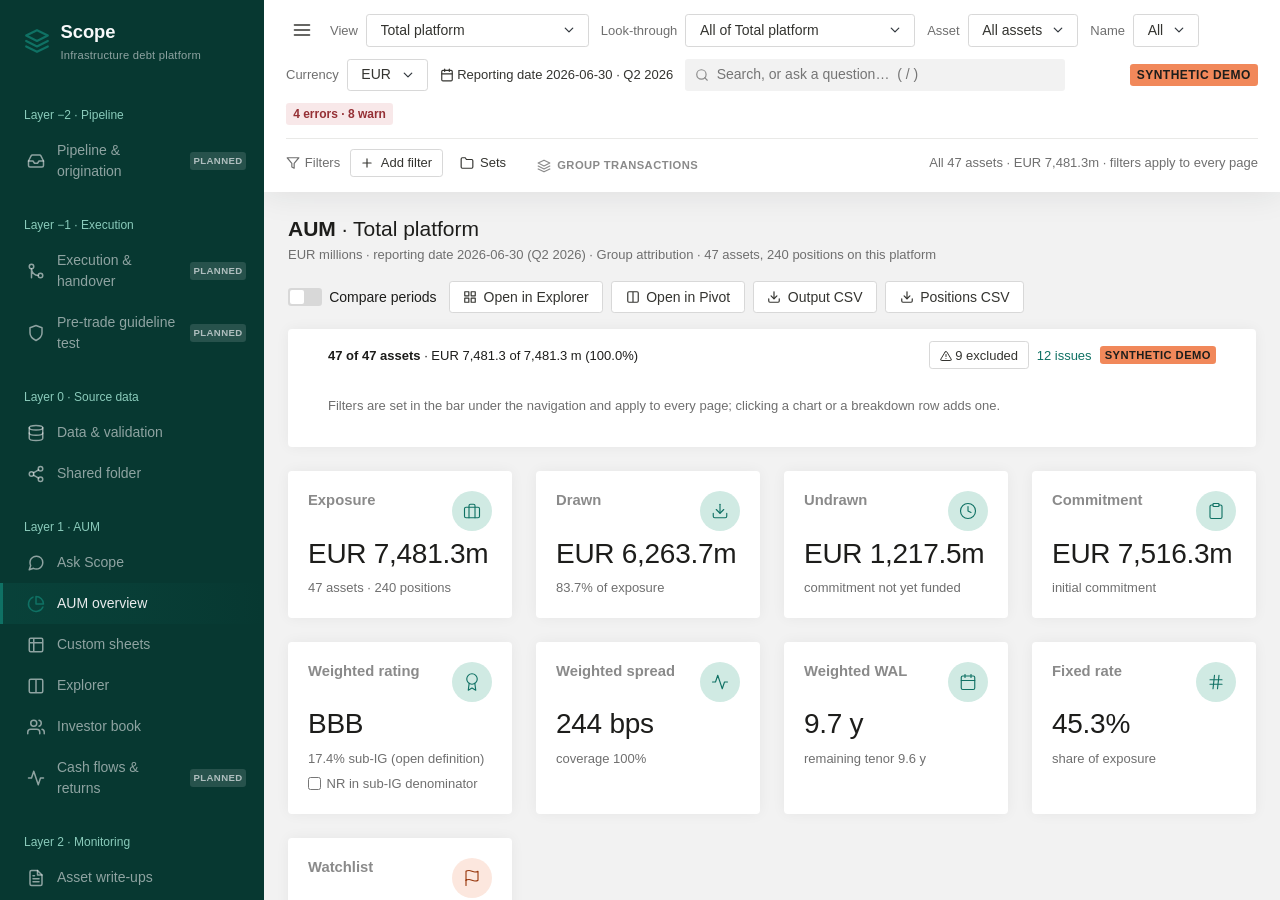
<file: index.html>
<!doctype html>
<!-- Scope: infrastructure-debt portfolio platform. Open this file in a browser, or run start.bat / start.command / start.sh.
     Scripts are plain classic scripts loaded in dependency order: core → workbook reader → AUM calculation → analysis → demo workbook → pages → app shell. -->
<html lang="en">
<head>
<meta charset="utf-8">
<meta name="viewport" content="width=device-width, initial-scale=1">
<title>Scope · Infra debt platform</title>
<meta name="description" content="Scope — infrastructure-debt portfolio management platform. AUM view (Layer 1) with the six-layer navigation.">
<link rel="icon" href="data:image/svg+xml,%3Csvg xmlns='http://www.w3.org/2000/svg' viewBox='0 0 32 32'%3E%3Crect width='32' height='32' rx='4' fill='%230f7164'/%3E%3Ctext x='16' y='22' font-family='Inter,Arial' font-size='18' font-weight='700' fill='white' text-anchor='middle'%3ES%3C/text%3E%3C/svg%3E">
<link rel="stylesheet" href="css/fonts.css">
<link rel="stylesheet" href="css/scope.css">
<link rel="stylesheet" href="css/grid.css">
<link rel="stylesheet" href="css/explorer.css">
<link rel="stylesheet" href="css/concentration.css">
<link rel="stylesheet" href="css/investor.css">
<link rel="stylesheet" href="css/filters.css">
<link rel="stylesheet" href="css/data.css">
<link rel="stylesheet" href="css/designer.css">
<link rel="stylesheet" href="css/sheets.css">
<link rel="stylesheet" href="css/ask.css">
</head>
<body>
<div class="app" id="app">
  <nav class="sidebar" id="sidebar" aria-label="Navigation"><div class="sidebar-content" id="sidebar-content"></div></nav>
  <div class="main">
    <header class="navbar" id="topbar"></header>
    <main class="content" id="content"></main>
  </div>
</div>
<noscript>Scope needs JavaScript enabled.</noscript>

<!-- core (classic scripts so the app works from file://) -->
<script src="js/core/util.js"></script>
<script src="js/core/csv.js"></script>
<script src="js/inputs/workbook.js"></script>
<script src="js/core/store.js"></script>
<script src="js/core/drive-vc.js"></script>
<script src="js/core/shared.js"></script>
<script src="js/core/period-names.js"></script>
<script src="js/core/source.js"></script>
<script src="js/core/registry.js"></script>
<script src="js/core/icons.js"></script>
<script src="js/core/charts.js"></script>
<script src="data/world-map.js"></script>
<script src="data/europe-map.js"></script>
<script src="js/core/charts-extra.js"></script>
<script src="js/core/ui.js"></script>
<script src="js/core/grid.js"></script>
<!-- engines: aum (positions, assets, Output rows) → dataset (flat records + field registry) → pivot (cross-tab) -->
<script src="js/calc/aum.js"></script>
<script src="js/analysis/dataset.js"></script>
<script src="js/analysis/sheets.js"></script>
<script src="js/analysis/workbook-layout.js"></script>
<script src="js/analysis/tieout.js"></script>
<script src="js/analysis/pivot.js"></script>
<script src="js/analysis/lookthrough.js"></script>
<script src="js/analysis/ask.js"></script>
<script src="js/analysis/compare.js"></script>
<script src="js/analysis/grouping.js"></script>
<script src="js/core/filters.js"></script>
<script src="js/report/pptx.js"></script>
<script src="js/report/house.js"></script>
<script src="js/report/quarterly.js"></script>
<script src="js/report/investor.js"></script>
<script src="js/report/widgets.js"></script>
<!-- embedded synthetic demo dataset (used when CSVs cannot be fetched, e.g. file://) -->
<script src="data/demo.js"></script>
<!-- modules: one file per business function; register themselves with Scope.registerModule -->
<script src="js/modules/layer1-aum.js"></script>
<script src="js/modules/layer1-explorer.js"></script>
<script src="js/modules/layer1-asset.js"></script>
<script src="js/modules/layer1-investors.js"></script>
<script src="js/modules/layer1-investor.js"></script>
<script src="js/modules/layer1-workbook.js"></script>
<script src="js/modules/layer1-sheets.js"></script>
<script src="js/modules/layer1-ask.js"></script>
<script src="js/modules/layer0-data.js"></script>
<script src="js/modules/layer0-shared.js"></script>
<script src="js/modules/layer2-esg.js"></script>
<script src="js/modules/layer2-concentration.js"></script>
<script src="js/modules/layer2-writeups.js"></script>
<script src="js/modules/layer3-reporting.js"></script>
<script src="js/modules/layer3-designer.js"></script>
<script src="js/modules/planned.js"></script>
<!-- app shell -->
<script src="js/app.js"></script>
</body>
</html>
</file>
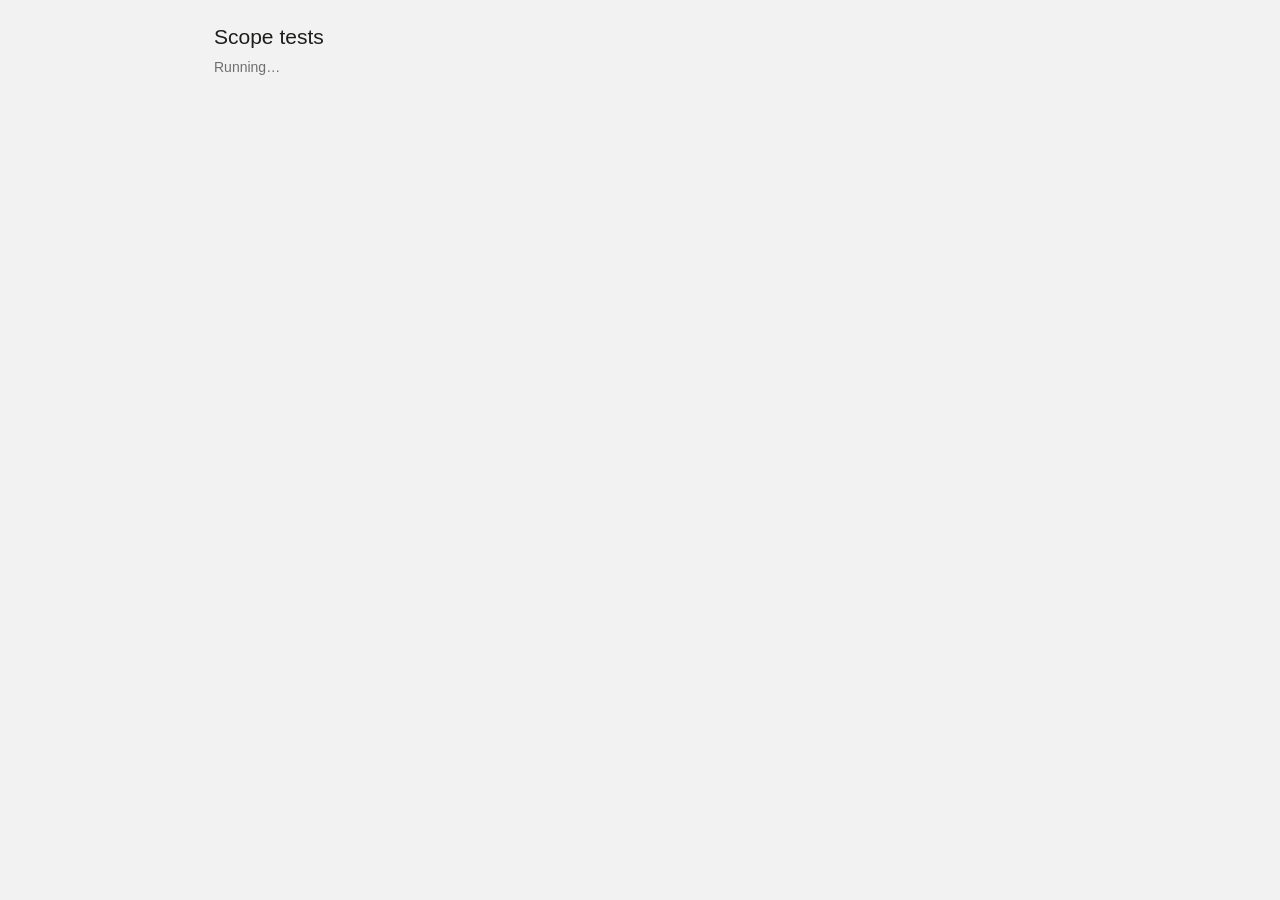
<file: tests/index.html>
<!doctype html>
<html lang="en"><head><meta charset="utf-8"><meta name="viewport" content="width=device-width, initial-scale=1"><title>Scope · tests</title>
<link rel="stylesheet" href="../css/scope.css">
<style>body{padding:24px;max-width:900px;margin:0 auto}.t{padding:8px 10px;border-bottom:1px solid var(--border);display:grid;grid-template-columns:28px 1fr auto;gap:10px;align-items:center}.ok{color:var(--good-text)}.fail{color:var(--critical)}.err{grid-column:2/4;font-size:12.5px;color:var(--critical)}</style></head>
<body>
<!-- Browser test page: loads the workbook reader, the AUM calculation, the analysis layer and the embedded synthetic demo
     workbook (data/demo.js, so it also works from file://), runs every registered case and lists the results.
     Same cases as node tests/run-node.js. -->
<h1>Scope tests</h1><p class="muted" id="summary">Running…</p><div id="out"></div>
<script src="../js/core/util.js"></script><script src="../js/core/csv.js"></script><script src="../js/inputs/workbook.js"></script><script src="../js/calc/aum.js"></script><script src="../js/analysis/dataset.js"></script>
<script src="../js/analysis/sheets.js"></script><script src="../js/analysis/workbook-layout.js"></script><script src="../js/analysis/tieout.js"></script><script src="../js/analysis/pivot.js"></script><script src="../js/analysis/lookthrough.js"></script><script src="../js/analysis/ask.js"></script><script src="../js/analysis/compare.js"></script><script src="../js/analysis/grouping.js"></script><script src="../js/core/store.js"></script><script src="../js/core/drive-vc.js"></script><script src="../js/core/shared.js"></script><script src="../js/core/period-names.js"></script><script src="../js/core/source.js"></script><script src="../js/core/charts-extra.js"></script><script src="../js/core/ui.js"></script><script src="../js/core/grid.js"></script><script src="../js/modules/layer2-concentration.js"></script><script src="../js/report/pptx.js"></script><script src="../js/report/house.js"></script>
<script src="../js/report/quarterly.js"></script>
<script src="../js/report/investor.js"></script>
<script src="../js/report/widgets.js"></script><script src="../data/world-map.js"></script><script src="../data/europe-map.js"></script><script src="../data/demo.js"></script><script src="fixtures/scope-settings.js"></script><script src="aum.tests.js"></script><script src="pivot.tests.js"></script><script src="lookthrough.tests.js"></script><script src="concentration.tests.js"></script><script src="workbook.tests.js"></script><script src="report.tests.js"></script><script src="oracle.tests.js"></script><script src="tieout.tests.js"></script><script src="shared.tests.js"></script><script src="ask.tests.js"></script><script src="compare.tests.js"></script>
<script>
// Run every registered case, render one row per result, and put the pass / fail mark in the tab title.
(async () => {
  // the fixture is window.SCOPE_DEMO (data/demo.js), read directly by aum.tests.js
  const results = await Scope.tests.run();
  const out = document.getElementById('out');
  for (const r of results) { const d = document.createElement('div'); d.className = 't'; d.innerHTML = `<span class="${r.ok ? 'ok' : 'fail'}">${r.ok ? '✔' : '✘'}</span><span>${r.name}</span><span class="muted small">${r.ms} ms</span>${r.error ? `<div class="err">${Scope.util.escapeHtml(r.error)}</div>` : ''}`; out.appendChild(d); }
  const fails = results.filter((r) => !r.ok).length;
  document.getElementById('summary').textContent = `${results.length - fails} passed, ${fails} failed`;
  document.title = (fails ? '✘ ' : '✔ ') + document.title;
})();
</script></body></html>
</file>
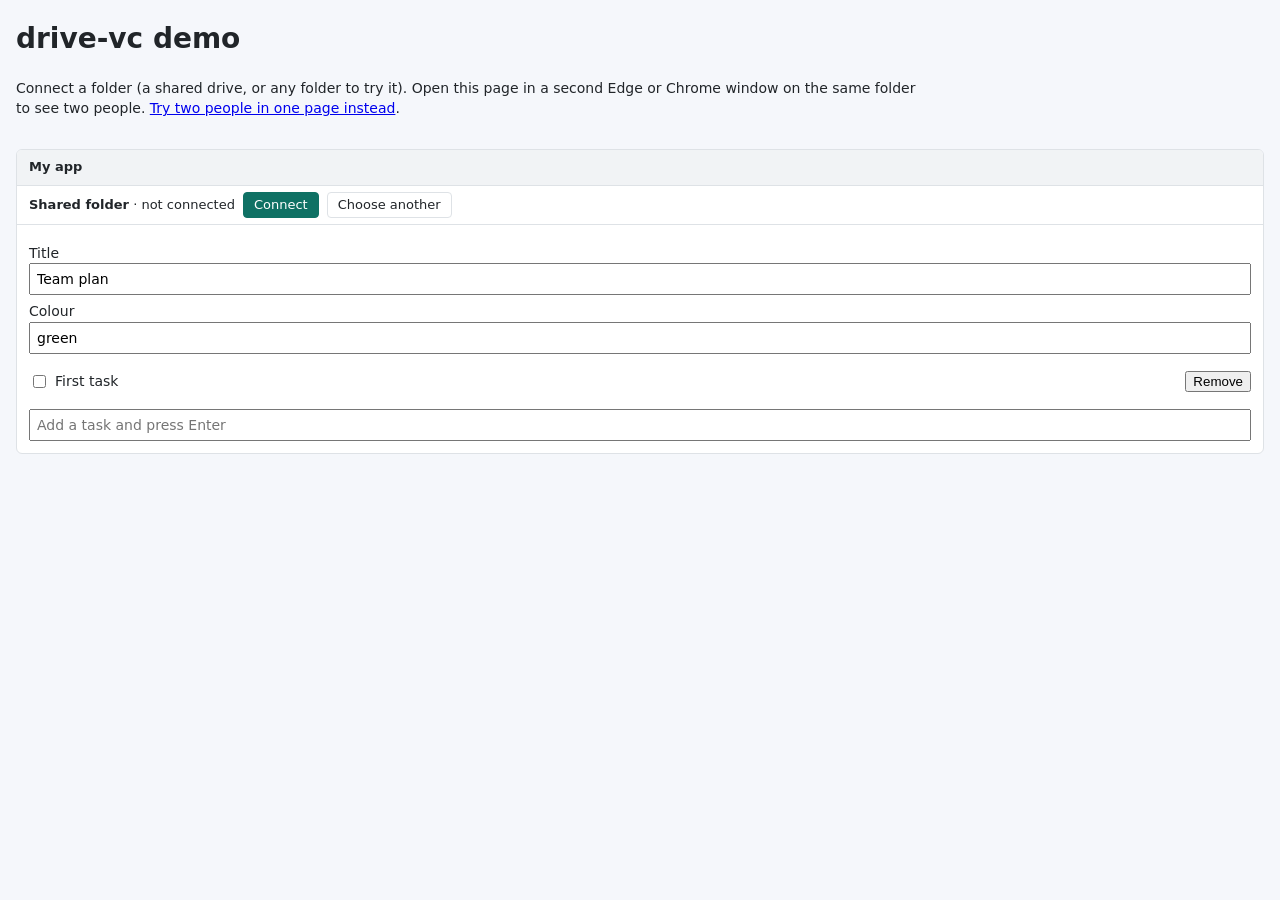
<file: drive-vc/demo.html>
<!doctype html>
<html lang="en">
<head>
<meta charset="utf-8">
<meta name="viewport" content="width=device-width, initial-scale=1">
<title>drive-vc demo</title>
<style>
  body { margin: 0; font: 14px/1.45 system-ui, sans-serif; color: #212529; background: #f5f7fb; }
  .wrap { display: flex; flex-wrap: wrap; gap: 16px; padding: 16px; }
  .pane { flex: 1 1 360px; background: #fff; border: 1px solid #dee2e6; border-radius: 6px; overflow: hidden; }
  .pane h2 { margin: 0; padding: 8px 12px; font-size: 13px; background: #f1f3f5; border-bottom: 1px solid #dee2e6; }
  .app { padding: 12px; } .app label { display: block; margin: 6px 0; } .app input[type=text] { font: inherit; padding: 4px 6px; width: 100%; box-sizing: border-box; }
  .app ul { list-style: none; padding: 0; } .app li { display: flex; gap: 6px; align-items: center; padding: 3px 0; } .app li span { flex: 1; }
  .intro { padding: 0 16px; max-width: 900px; } code { background: #eef; padding: 0 3px; }
</style>
</head>
<body>
<div class="intro">
  <h1>drive-vc demo</h1>
  <p id="mode"></p>
</div>
<div class="wrap" id="panes"></div>
<script src="drive-vc.js"></script>
<script src="drive-vc-ui.js"></script>
<script>
  /** A tiny app: a title, a colour and a task list. Its whole shared data is one object; vc.touch() after each change. */
  function makeApp(mount, opts) {
    const keep = opts.keepKey, start = { title: 'Team plan', colour: 'green', tasks: [{ id: 't1', text: 'First task', done: false }] };
    let data = (keep && JSON.parse(localStorage.getItem(keep) || 'null')) || JSON.parse(JSON.stringify(start));
    const top = document.createElement('div'), box = document.createElement('div'); box.className = 'app'; mount.append(top, box);
    const changed = () => { if (keep) localStorage.setItem(keep, JSON.stringify(data)); vc.touch(); draw(); };
    const vc = DriveVC.ui(Object.assign({ mount: top, getState: () => JSON.parse(JSON.stringify(data)), setState: (s) => { data = s; if (keep) localStorage.setItem(keep, JSON.stringify(data)); draw(); } }, opts.vc));
    function draw() {
      box.innerHTML = '';
      const field = (label, key) => { const l = document.createElement('label'); l.textContent = label; const i = document.createElement('input'); i.type = 'text'; i.value = data[key] || ''; i.onchange = () => { data[key] = i.value; changed(); }; l.append(i); return l; };
      box.append(field('Title', 'title'), field('Colour', 'colour'));
      const ul = document.createElement('ul');
      for (const t of data.tasks || []) {
        const li = document.createElement('li'), cb = document.createElement('input'), sp = document.createElement('span'), x = document.createElement('button');
        cb.type = 'checkbox'; cb.checked = !!t.done; cb.onchange = () => { t.done = cb.checked; changed(); };
        sp.textContent = t.text; x.textContent = 'Remove'; x.onclick = () => { data.tasks = data.tasks.filter((y) => y !== t); changed(); };
        li.append(cb, sp, x); ul.append(li);
      }
      const add = document.createElement('input'); add.type = 'text'; add.placeholder = 'Add a task and press Enter';
      add.onkeydown = (e) => { if (e.key === 'Enter' && add.value.trim()) { (data.tasks = data.tasks || []).push({ id: 't' + Date.now().toString(36), text: add.value.trim(), done: false }); changed(); } };
      box.append(ul, add);
    }
    draw();
    return vc;
  }
  const two = /[?&]two\b/.test(location.search), panes = document.getElementById('panes'), mode = document.getElementById('mode');
  const pane = (title) => { const p = document.createElement('div'); p.className = 'pane'; p.innerHTML = `<h2>${title}</h2>`; panes.append(p); return p; };
  if (two) {
    mode.innerHTML = 'Two people on one shared folder held in memory (nothing is written to disk). Change something on the left, Save, and watch the right side offer the newer version. <a href="?">Use a real folder instead</a>.';
    const shared = DriveVC.memory({ name: 'Demo folder', lag: 40 }), fast = { pollMs: 2000, settleMs: 200, verifyMs: 200 };
    makeApp(pane('Sam'), { vc: Object.assign({ appId: 'demo-sam', user: 'Sam', store: shared }, fast) });
    makeApp(pane('Alex'), { vc: Object.assign({ appId: 'demo-alex', user: 'Alex', store: shared }, fast) });
  } else {
    mode.innerHTML = 'Connect a folder (a shared drive, or any folder to try it). Open this page in a second Edge or Chrome window on the same folder to see two people. <a href="?two">Try two people in one page instead</a>.';
    makeApp(pane('My app'), { keepKey: 'drive-vc-demo-data', vc: { appId: 'demo' } });
  }
</script>
</body>
</html>
</file>
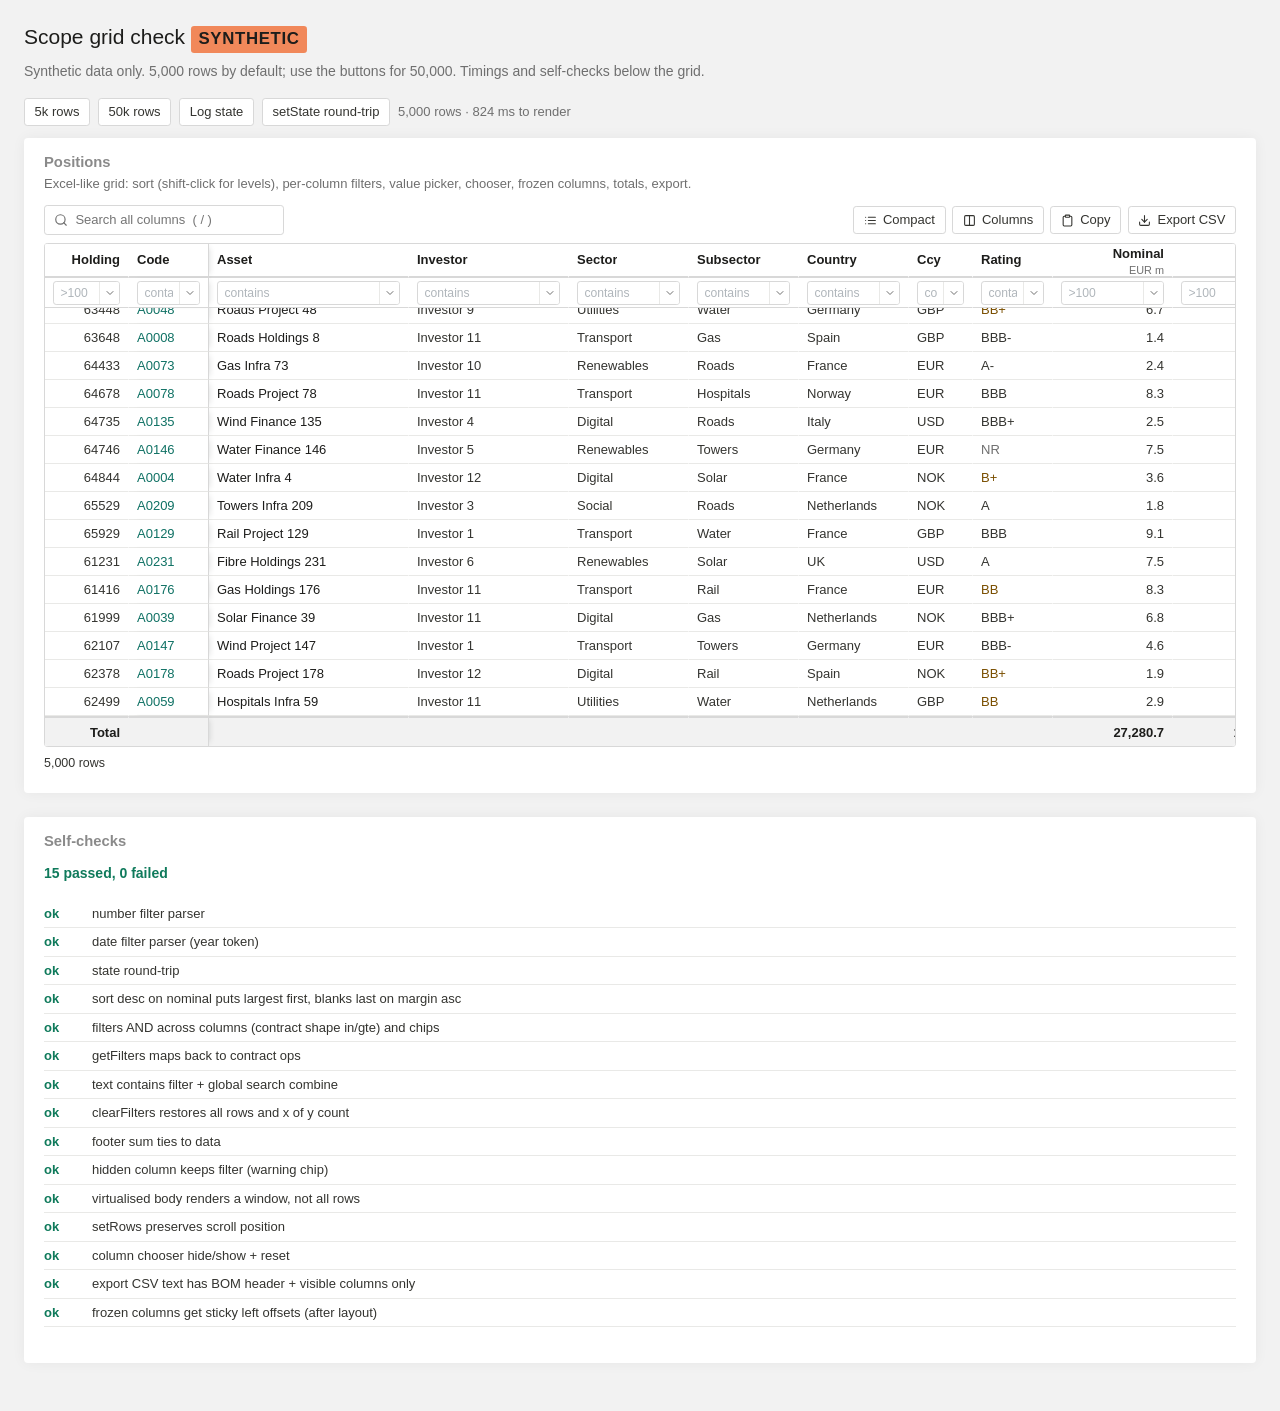
<file: tests/grid-check.html>
<!doctype html>
<html lang="en">
<head>
<meta charset="utf-8">
<meta name="viewport" content="width=device-width, initial-scale=1">
<title>Scope · grid check</title>
<link rel="stylesheet" href="../css/fonts.css">
<link rel="stylesheet" href="../css/scope.css">
<link rel="stylesheet" href="../css/grid.css">
<style>
  body { padding: 24px; }
  .check { margin-bottom: 16px; }
  .check .t { padding: 4px 0; border-bottom: 1px solid var(--border-light); display: grid; grid-template-columns: 40px 1fr; gap: 8px; font-size: .8125rem; }
  .ok { color: #0f7a5b; font-weight: 600; } .fail { color: #b02a37; font-weight: 600; }
</style>
</head>
<body>
<!-- Manual and automated check page for Scope.ui.grid (js/core/grid.js) outside the app. Loads only the core
     scripts the grid needs, mounts a grid over synthetic rows (5k by default, 50k on demand) for hands-on
     testing of sorting, filtering, the value picker, the column chooser, frozen columns and export, then runs
     DOM self-checks and lists pass / fail. Results are also exposed as window.GRID_CHECK. -->
<h1>Scope grid check <span class="badge badge-synthetic">SYNTHETIC</span></h1>
<p class="muted">Synthetic data only. 5,000 rows by default; use the buttons for 50,000. Timings and self-checks below the grid.</p>
<div class="page-actions" style="margin-bottom:12px">
  <button class="btn btn-sm" id="b5k">5k rows</button>
  <button class="btn btn-sm" id="b50k">50k rows</button>
  <button class="btn btn-sm" id="bState">Log state</button>
  <button class="btn btn-sm" id="bRound">setState round-trip</button>
  <span class="small muted" id="timing"></span>
</div>
<section class="section"><div class="section-head"><div><h2>Positions</h2><p class="section-sub">Excel-like grid: sort (shift-click for levels), per-column filters, value picker, chooser, frozen columns, totals, export.</p></div></div>
  <div id="host"></div>
</section>
<section class="section"><div class="section-head"><div><h2>Self-checks</h2></div></div><div class="check" id="checks"></div></section>

<script src="../js/core/util.js"></script>
<script src="../js/core/csv.js"></script>
<script src="../js/core/icons.js"></script>
<script src="../js/core/ui.js"></script>
<script src="../js/core/grid.js"></script>
<script>
(function () {
  const UI = Scope.ui, F = Scope.util.fmt;
  // ---------- synthetic data (deterministic: the random sequence is reseeded on every build) ----------
  const sectors = ['Renewables', 'Transport', 'Utilities', 'Digital', 'Social', 'Energy'], sub = ['Solar', 'Wind', 'Roads', 'Rail', 'Water', 'Fibre', 'Towers', 'Hospitals', 'Gas'];
  const ccys = ['EUR', 'GBP', 'USD', 'NOK'], ratings = ['A', 'A-', 'BBB+', 'BBB', 'BBB-', 'BB+', 'BB', 'B+', 'NR'], countries = ['France', 'Germany', 'Spain', 'UK', 'Italy', 'Netherlands', 'Norway'];
  const investors = Array.from({ length: 12 }, (_, i) => 'Investor ' + (i + 1));
  // Park–Miller LCG and a random-element helper.
  let seed = 11; const rnd = () => { seed = (seed * 16807) % 2147483647; return (seed - 1) / 2147483646; };
  const pick = (a) => a[Math.floor(rnd() * a.length)];
  /** n synthetic position-like rows with deliberate blanks (rating, margin, maturity) to exercise blank handling. */
  function makeRows(n) {
    seed = 11; const rows = new Array(n);
    for (let i = 0; i < n; i++) {
      const nominal = Math.round(rnd() * 90 + 10) * 1e5, drawn = Math.round(nominal * rnd() * 10) / 10;
      rows[i] = { id: 61001 + i, asset_code: 'A' + String(1 + (i % 240)).padStart(4, '0'), asset_name: pick(sub) + ' ' + pick(['Holdings', 'Project', 'Finance', 'Infra']) + ' ' + (1 + (i % 240)),
        investor: pick(investors), sector: pick(sectors), subsector: pick(sub), country: pick(countries), currency: pick(ccys), rating: rnd() < 0.06 ? '' : pick(ratings),
        nominal_m: nominal / 1e6, drawn_m: drawn / 1e6, undrawn_m: (nominal - drawn) / 1e6, margin_bps: rnd() < 0.04 ? null : Math.round(rnd() * 300 + 80), coupon: Math.round(rnd() * 500) / 100,
        wal_years: Math.round(rnd() * 150) / 10, maturity_date: rnd() < 0.03 ? '' : new Date(Date.UTC(2026 + Math.floor(rnd() * 22), Math.floor(rnd() * 12), 1 + Math.floor(rnd() * 28))).toISOString().slice(0, 10),
        watchlist: rnd() < 0.08 ? 'Yes' : 'No', green: rnd() < 0.3 ? 'Yes' : 'No' };
    }
    return rows;
  }
  // Column set covering every column feature: frozen, link (href), cellClass, unit, totals (sum / avg / function), hidden, date.
  const columns = [
    { key: 'id', label: 'Holding', type: 'number', width: 84, frozen: true, group: 'Identity', format: (v) => String(v), title: 'Synthetic holding id' },
    { key: 'asset_code', label: 'Code', frozen: true, width: 80, group: 'Identity', href: (r) => '#/asset/' + r.asset_code },
    { key: 'asset_name', label: 'Asset', width: 200, group: 'Identity', cellClass: () => 'strong' },
    { key: 'investor', label: 'Investor', group: 'Investors' },
    { key: 'sector', label: 'Sector', group: 'Attributes', width: 120 }, { key: 'subsector', label: 'Subsector', group: 'Attributes', width: 110 },
    { key: 'country', label: 'Country', group: 'Attributes', width: 110 }, { key: 'currency', label: 'Ccy', width: 64, group: 'Attributes' },
    { key: 'rating', label: 'Rating', width: 80, group: 'Credit', cellClass: (v) => (v === 'NR' ? 'dim' : /^B/.test(v) && !/^BBB/.test(v) ? 'warn' : '') },
    { key: 'nominal_m', label: 'Nominal', unit: 'EUR m', type: 'number', format: F.m, total: 'sum', group: 'Amounts', decimals: 1 },
    { key: 'drawn_m', label: 'Drawn', unit: 'EUR m', type: 'number', format: F.m, total: 'sum', group: 'Amounts', decimals: 1 },
    { key: 'undrawn_m', label: 'Undrawn', unit: 'EUR m', type: 'number', format: F.m, total: 'sum', group: 'Amounts', hidden: true, decimals: 1 },
    { key: 'margin_bps', label: 'Margin', unit: 'bps', type: 'number', format: F.int, total: 'avg', group: 'Terms', width: 90 },
    { key: 'coupon', label: 'Coupon', unit: '%', type: 'number', format: F.n2, group: 'Terms', width: 90 },
    { key: 'wal_years', label: 'WAL', unit: 'years', type: 'number', format: F.n1, total: (rows) => { let s = 0, w = 0; for (const r of rows) { s += r.wal_years * r.nominal_m; w += r.nominal_m; } return w ? 'wavg ' + F.n1(s / w) : ''; }, group: 'Terms', width: 90 },
    { key: 'maturity_date', label: 'Maturity', type: 'date', group: 'Terms', width: 110 },
    { key: 'watchlist', label: 'Watchlist', width: 90, group: 'Flags' }, { key: 'green', label: 'Green loan', width: 90, group: 'ESG' },
  ];
  const host = document.getElementById('host'), timing = document.getElementById('timing');
  let grid = null, rows = makeRows(5000);
  /** Create the grid on first call, or swap rows via setRows on later calls, and report the render time. */
  function build(n) {
    rows = makeRows(n);
    const t0 = performance.now();
    if (grid) { grid.setRows(rows); }
    else { grid = UI.grid({ columns, rows, rowKey: 'id', height: '56vh', storageKey: 'grid-check', exportName: 'scope_grid_check_synthetic.csv', onRow: (r) => UI.toast('Row: ' + r.asset_name + ' / ' + r.investor) }); host.appendChild(grid); }
    requestAnimationFrame(() => { timing.textContent = `${n.toLocaleString('en-GB')} rows · ${(performance.now() - t0).toFixed(0)} ms to render`; });
  }
  document.getElementById('b5k').onclick = () => build(5000);
  document.getElementById('b50k').onclick = () => build(50000);
  document.getElementById('bState').onclick = () => console.log(JSON.stringify(grid.getState()));
  document.getElementById('bRound').onclick = () => { const s = grid.getState(); grid.setState(s); UI.toast('setState applied: ' + JSON.stringify(s).length + ' chars'); };
  build(5000);

  // ---------- self-checks (DOM) ----------
  const out = document.getElementById('checks'); const results = [];
  // check(name, fn): fn returning false or throwing is a failure; each result is appended to the list as it runs.
  const check = (name, fn) => { let ok = true, err = ''; try { const r = fn(); if (r === false) ok = false; } catch (e) { ok = false; err = String(e && e.message || e); } results.push({ name, ok, err }); out.appendChild(Object.assign(document.createElement('div'), { className: 't', innerHTML: `<span class="${ok ? 'ok' : 'fail'}">${ok ? 'ok' : 'FAIL'}</span><span>${name}${err ? ' — ' + err : ''}</span>` })); };
  const G = UI.gridUtil;
  check('number filter parser', () => G.parseNumberFilter('>100')(101) && !G.parseNumberFilter('>100')(100) && G.parseNumberFilter('100..200')(150) && G.parseNumberFilter('blank')(NaN));
  check('date filter parser (year token)', () => G.parseDateFilter('2027')(Date.UTC(2027, 5, 1)) && !G.parseDateFilter('2027')(Date.UTC(2028, 0, 1)));
  check('state round-trip', () => { const s = grid.getState(); grid.setState(s, true); return JSON.stringify(grid.getState()) === JSON.stringify(s); });
  check('sort desc on nominal puts largest first, blanks last on margin asc', () => {
    grid.setState({ sort: [{ key: 'nominal_m', dir: 'desc' }] }, true); const v = grid.getVisibleRows(); if (!(v[0].nominal_m >= v[1].nominal_m)) return false;
    grid.setState({ sort: [{ key: 'margin_bps', dir: 'asc' }] }, true); const w = grid.getVisibleRows(); return w[w.length - 1].margin_bps === null && w[0].margin_bps !== null;
  });
  check('filters AND across columns (contract shape in/gte) and chips', () => {
    grid.setFilters([{ field: 'sector', op: 'in', value: ['Transport'] }, { field: 'nominal_m', op: 'gte', value: 5 }]);
    const v = grid.getVisibleRows(); return v.length > 0 && v.every((r) => r.sector === 'Transport' && r.nominal_m >= 5) && grid.querySelectorAll('.grid-chip').length === 2;
  });
  check('getFilters maps back to contract ops', () => { const f = grid.getFilters(); return f.some((x) => x.op === 'in' && x.field === 'sector') && f.some((x) => x.op === 'gte' && x.value === 5); });
  check('text contains filter + global search combine', () => {
    grid.setFilters([{ field: 'asset_name', op: 'contains', value: 'solar' }]); grid.setState({ search: 'Investor 3' }, true);
    const v = grid.getVisibleRows(); return v.length > 0 && v.every((r) => /solar/i.test(r.asset_name) && r.investor === 'Investor 3');
  });
  check('clearFilters restores all rows and x of y count', () => { grid.clearFilters(); return grid.getVisibleRows().length === rows.length && /^5,000 rows$/.test(grid.querySelector('.grid-count').textContent); });
  check('footer sum ties to data', () => { const cell = grid.querySelector('.grid-foot-cell[data-k="nominal_m"] .grid-foot-val').textContent; const s = rows.reduce((a, r) => a + r.nominal_m, 0); return cell === F.m(s); });
  check('hidden column keeps filter (warning chip)', () => { grid.setFilters([{ field: 'undrawn_m', op: 'lte', value: 2 }]); const v = grid.getVisibleRows(); const ok = v.every((r) => r.undrawn_m <= 2) && !!grid.querySelector('.grid-chip .badge-warn'); grid.clearFilters(); return ok; });
  check('virtualised body renders a window, not all rows', () => { const n = grid.querySelectorAll('tr.grid-row').length; return n > 5 && n < 200; });
  check('setRows preserves scroll position', () => { const sc = grid.querySelector('.grid-scroll'); sc.scrollTop = 2000; grid.setRows(makeRows(5000)); return Math.abs(sc.scrollTop - 2000) < 1; });
  check('column chooser hide/show + reset', () => { grid.setVisible('country', false); const a = grid.getColumns().some((c) => c.key === 'country'); grid.resetColumns(); const b = grid.getColumns().some((c) => c.key === 'country'); return !a && b; });
  check('export CSV text has BOM header + visible columns only', () => { const tsv = grid.tsvText(); const head = tsv.split('\n')[0].split('\t'); return head[0] === 'Holding' && !head.includes('Undrawn') && tsv.split('\n').length === rows.length + 1; });
  // frozen offsets are applied in a rAF after layout, so this check waits two frames
  requestAnimationFrame(() => requestAnimationFrame(() => {
    check('frozen columns get sticky left offsets (after layout)', () => { const ths = grid.querySelectorAll('th.grid-th.grid-frozen'); return ths.length === 2 && parseFloat(ths[1].style.left) > 0; });
    const fails = results.filter((r) => !r.ok).length;
    out.insertBefore(Object.assign(document.createElement('p'), { id: 'summary', className: fails ? 'fail' : 'ok', textContent: `${results.length - fails} passed, ${fails} failed` }), out.firstChild);
  }));
  window.GRID_CHECK = { results, grid: () => grid };
})();
</script>
</body>
</html>
</file>
<file: css/fonts.css>
/* Corporate web font placeholder.
   The production typeface is proprietary and is not distributed in this repository. The interface falls back to
   Helvetica Neue / Arial / the system sans-serif. To use a licensed font, paste its @font-face rules here and keep
   its family name first in --font in css/scope.css. See THIRD_PARTY_NOTICES.md. */
</file>
<file: css/concentration.css>
/* Concentration & risk page (js/modules/layer2-concentration.js) and the chart additions in js/core/charts-extra.js
   (choropleth, treemap, heatmap, pareto, ladder). Only .cx- classes; tokens come from css/scope.css. */

/* ---------- page ---------- */
.cx-kpis { grid-template-columns: repeat(auto-fill, minmax(190px, 1fr)); }
.cx-kpis .kpi-value { font-size: 1.5rem; }
.cx-kpis .kpi-sub { overflow: hidden; text-overflow: ellipsis; white-space: nowrap; }
.cx-filter-note { display: flex; flex-wrap: wrap; align-items: center; gap: .25rem 1rem; }
.cx-filter-note .feather { color: var(--info); }
.cx-filter-list { color: var(--muted); font-size: .8125rem; flex: 1; min-width: 200px; }
.cx-hint { font-size: .75rem; color: var(--muted); margin: .5rem 0 0; }
.cx-controls { display: flex; flex-wrap: wrap; gap: .5rem .75rem; align-items: center; }
.cx-ctrl { display: inline-flex; align-items: center; gap: .4rem; font-size: .8125rem; color: var(--muted); margin: 0; }
.cx-select.input { font-size: .8125rem; padding: .2rem 2rem .2rem .6rem; background-position: right .55rem center; }

/* threshold table: utilisation bar */
.cx-util-cell { display: inline-flex; align-items: center; gap: .5rem; }
.cx-util { display: inline-block; width: 110px; height: 6px; background: var(--border-light); border-radius: 2px; overflow: hidden; vertical-align: middle; }
.cx-util > span { display: block; height: 100%; background: var(--primary); }
.cx-util.cx-util-over > span { background: var(--warning); }
.cx-util-pct { font-size: .75rem; color: var(--muted); font-variant-numeric: tabular-nums; min-width: 3.2em; text-align: right; }

/* segmented toggle (square corners, never pill-shaped) */
.cx-seg { display: inline-flex; border: 1px solid var(--border-color); border-radius: var(--radius-sm); overflow: hidden; background: #fff; }
.cx-seg button { font-family: inherit; font-size: .8125rem; line-height: 1.5; padding: .15rem .7rem; border: 0; background: transparent; color: var(--body-color); cursor: pointer; }
.cx-seg button + button { border-left: 1px solid var(--border-color); }
.cx-seg button:hover { background: var(--light); }
.cx-seg button.active { background: var(--primary); color: #fff; }
.cx-seg button:focus-visible { outline: 0; box-shadow: inset 0 0 0 .15rem rgba(var(--primary-rgb), .35); }

/* ---------- choropleth ---------- */
.cx-choro { display: grid; grid-template-columns: minmax(0, 1fr) 300px; gap: 1.25rem; align-items: start; }
.cx-choro-main { min-width: 0; }
.cx-choro-bar { display: flex; align-items: center; justify-content: space-between; gap: .75rem; flex-wrap: wrap; margin-bottom: .5rem; }
.cx-choro-bar .cx-hint { margin: 0; }
.cx-map { min-width: 0; }
.cx-map-svg { width: 100%; height: auto; background: #fbfcfd; border: 1px solid var(--border-light); border-radius: var(--radius-sm); }
.cx-country { stroke: #fff; stroke-width: .6; vector-effect: non-scaling-stroke; }
.cx-country.cx-has:hover, .cx-country.cx-hl { stroke: var(--brand-black); stroke-width: 1.4; }
.cx-scale { display: flex; flex-wrap: wrap; align-items: center; gap: .3rem 1rem; font-size: .75rem; color: var(--muted); margin-top: .6rem; font-variant-numeric: tabular-nums; }
.cx-scale-item { display: inline-flex; align-items: center; gap: .35rem; }
.cx-scale-ramp { display: inline-block; width: 120px; height: 8px; border-radius: 2px; }
.cx-swatch { width: 12px; height: 12px; border-radius: 2px; display: inline-block; flex: none; }
.cx-swatch-none { background: #eceff1; box-shadow: inset 0 0 0 1px var(--border-color); }
.cx-swatch-line { display: inline-block; width: 16px; height: 2px; border-radius: 1px; }
.cx-swatch-dash { display: inline-block; width: 16px; height: 0; border-top: 2px dashed var(--brand-grey); }
.cx-rank { list-style: none; margin: 0; padding: 0; max-height: 420px; overflow-y: auto; font-size: .8125rem; border-top: 1px solid var(--border-light); }
.cx-rank li { display: grid; grid-template-columns: 1.6rem minmax(0, 1fr) auto 3.4rem; grid-template-rows: auto 3px; column-gap: .5rem; row-gap: .25rem; align-items: center; padding: .4rem .35rem; border-bottom: 1px solid var(--border-light); }
.cx-rank li:hover { background: rgba(0,0,0,.035); }
.cx-rank-n { color: var(--muted-2); font-variant-numeric: tabular-nums; text-align: right; }
.cx-rank-name { display: inline-flex; align-items: center; gap: .45rem; min-width: 0; color: var(--heading-color); overflow: hidden; text-overflow: ellipsis; white-space: nowrap; }
.cx-rank-val { color: var(--heading-color); font-variant-numeric: tabular-nums; text-align: right; }
.cx-rank-share { color: var(--muted); font-variant-numeric: tabular-nums; text-align: right; }
.cx-rank-meter { grid-column: 2 / 5; height: 3px; background: var(--border-light); border-radius: 2px; overflow: hidden; }
.cx-rank-meter > span { display: block; height: 100%; background: var(--primary); opacity: .55; }

/* ---------- treemap ---------- */
.cx-tm { display: grid; grid-template-columns: minmax(0, 1fr) 270px; gap: 1.25rem; align-items: start; }
.cx-tm-chart { min-width: 0; }
.cx-treemap .cx-group-bg { stroke: #fff; stroke-width: 2; }
.cx-tile { stroke: #fff; stroke-width: 1; transition: opacity .12s; }
.cx-treemap g:hover > .cx-tile { opacity: .85; }
.cx-tile.cx-tile-selected { stroke: var(--brand-black); stroke-width: 2.5; }
.cx-tile-label { font-size: 11.5px; font-weight: 500; pointer-events: none; }
.cx-tile-value { font-size: 11px; pointer-events: none; font-variant-numeric: tabular-nums; opacity: .9; }
.cx-group-label { font-size: 12px; font-weight: 600; pointer-events: none; }
.cx-panel { border-left: 1px solid var(--border-light); padding-left: 1.25rem; font-size: .8125rem; min-width: 0; }
.cx-panel .dl { font-size: .8125rem; gap: .35rem .75rem; }
.cx-panel-head { margin-bottom: .75rem; }
.cx-panel-head h3 { margin: 0 0 .15rem; }
.cx-panel-actions { display: flex; flex-wrap: wrap; gap: .5rem; margin-top: 1rem; }
.cx-panel-empty { display: flex; gap: .5rem; align-items: flex-start; color: var(--muted); }
.cx-panel-empty p { margin: 0; }

/* ---------- heatmap ---------- */
.cx-scroll { overflow-x: auto; max-width: 100%; }
.cx-heatmap .chart-label { font-size: 11.5px; }
.cx-cell { transition: opacity .12s; }
.cx-heatmap g:hover > .cx-cell, .cx-heatmap g:hover > .cx-cell-total { stroke: var(--brand-black); stroke-width: 1.25; }
.cx-cell-total { fill: var(--light); }
.cx-cell-text { font-size: 11px; font-variant-numeric: tabular-nums; pointer-events: none; fill: var(--heading-color); }
.cx-total-text { font-weight: 600; fill: var(--heading-color); }

/* ---------- pareto & ladder ---------- */
.cx-cum-line { fill: none; stroke: var(--series-2); stroke-width: 2; stroke-linejoin: round; pointer-events: none; }
.cx-cum-dot { fill: var(--series-2); stroke: #fff; stroke-width: 2; pointer-events: none; }
.cx-cum-label { font-weight: 600; fill: var(--heading-color); }
.cx-threshold { stroke: var(--brand-grey); stroke-width: 1.25; stroke-dasharray: 4 3; pointer-events: none; }
.cx-threshold-label { font-size: 11px; fill: var(--muted); pointer-events: none; }
.cx-buckets { margin-top: .75rem; }
.cx-buckets .tbl th { cursor: default; position: static; }

/* ---------- responsive ---------- */
@media (max-width: 1100px) {
  .cx-choro, .cx-tm { grid-template-columns: minmax(0, 1fr); }
  .cx-panel { border-left: 0; border-top: 1px solid var(--border-light); padding: 1rem 0 0; }
}
@media print { .cx-seg, .cx-controls, .cx-panel-actions { display: none !important; } }
.cx-rank li:focus-visible { outline: 0; box-shadow: inset 0 0 0 .15rem rgba(var(--primary-rgb), .35); }
</file>
<file: css/investor.css>
/* Investor page (#/investor/<label>) and the look-through sections of the investor book. All classes are .iv- prefixed. */

/* Direct / Look-through / Total toggle in the page header */
.iv-toggle { gap: .3rem; }
.iv-toggle-label { font-size: .8125rem; color: var(--muted); margin-right: .2rem; }
.iv-toggle .chip:disabled { opacity: .5; cursor: not-allowed; }
.iv-toggle .chip:disabled:hover { background: #fff; }

/* ten stat cards as two rows of five on desktop; they flow to fewer columns on narrower screens */
.iv-kpis { grid-template-columns: repeat(5, minmax(0, 1fr)); gap: 16px; }
.iv-kpis .kpi-value { font-size: 1.35rem; }
.iv-kpis .kpi-sub { overflow-wrap: anywhere; }

/* four breakdown charts as a 2 × 2 block */
.iv-charts { grid-template-columns: repeat(2, minmax(0, 1fr)); }

/* rows of cards keep the standard card spacing below them */
.iv-row { margin-bottom: 24px; }

/* notices */
.iv-notice { margin-bottom: 1rem; }
.section .iv-notice { box-shadow: none; border: 1px solid var(--border-light); margin: .75rem 0 0; }
.iv-issues ul, .iv-issue-list { margin: .4rem 0 0; padding-left: 1.1rem; font-size: .8125rem; }
.iv-issues li, .iv-issue-list li { margin: .15rem 0; }

/* profile lists (platforms, fund units held) */
.iv-platforms { display: flex; flex-direction: column; gap: .15rem; }
.iv-links { display: flex; flex-wrap: wrap; gap: .35rem 1rem; }

/* unit holders: table on the left, ownership split on the right */
.iv-holders { display: grid; grid-template-columns: minmax(0, 2fr) minmax(240px, 1fr); gap: 24px; align-items: start; }
.iv-sublabel { font-size: .8125rem; font-weight: 600; color: var(--muted-2); margin-bottom: .5rem; }
.iv-check { display: flex; flex-wrap: wrap; align-items: center; gap: .35rem; margin-top: .75rem; font-size: .8125rem; color: var(--body-color); }
.iv-check b { color: var(--heading-color); font-weight: 600; font-variant-numeric: tabular-nums; }

/* holders × funds share matrix */
.iv-matrix-wrap { max-height: none; }
.iv-matrix { width: auto; min-width: 560px; }
.iv-matrix td:first-child { min-width: 170px; }
.iv-matrix td.num, .iv-matrix th.num { min-width: 88px; }
.iv-matrix tr.iv-ext td { color: var(--muted); font-style: italic; }
.iv-matrix tfoot td { position: static; }
.iv-matrix tfoot tr + tr td { border-top: 1px solid var(--border-color); font-weight: 400; }
.iv-matrix td.iv-bad { color: var(--danger); font-weight: 600; }

/* reconciliation line under the look-through investor table */
.iv-recon { display: flex; flex-wrap: wrap; align-items: center; gap: .4rem 1.25rem; margin-top: .75rem; padding: .6rem .75rem; background: var(--light); border-radius: var(--radius-sm); font-size: .8125rem; }
.iv-recon b { color: var(--heading-color); font-weight: 600; font-variant-numeric: tabular-nums; }
.iv-recon-note { margin: .5rem 0 0; }

@media (max-width: 1199px) {
  .iv-kpis { grid-template-columns: repeat(auto-fit, minmax(165px, 1fr)); }
}
@media (max-width: 991px) {
  .iv-holders, .iv-charts { grid-template-columns: 1fr; }
  .iv-row { margin-bottom: 16px; }
}
</file>
<file: css/filters.css>
/* Scope: global filter bar and global search (js/core/filters.js). AdminKit look, brand green primary. */

/* ---- filter row (second row of the sticky navbar) ---- */
.filterbar { flex-basis: 100%; display: flex; align-items: center; flex-wrap: wrap; gap: .4rem; padding-top: .55rem; margin-top: .1rem; border-top: 1px solid var(--border-light); font-size: .8125rem; }
.filterbar.active { border-top-color: rgba(var(--primary-rgb), .35); }
.fb-title { display: inline-flex; align-items: center; gap: .3rem; color: var(--muted); font-weight: 500; margin-right: .2rem; }
.filterbar.active .fb-title { color: var(--primary); }
.fb-chip { display: inline-flex; align-items: stretch; border: 1px solid rgba(var(--primary-rgb), .45); background: var(--brand-mint); border-radius: var(--radius-sm); overflow: hidden; }
.fb-chip-label { border: 0; background: none; font: inherit; font-size: .8125rem; color: var(--brand-dianne); padding: .15rem .5rem; cursor: pointer; max-width: 360px; white-space: nowrap; overflow: hidden; text-overflow: ellipsis; }
.fb-chip-label:hover { background: rgba(var(--primary-rgb), .12); }
.fb-chip-x { border: 0; border-left: 1px solid rgba(var(--primary-rgb), .3); background: none; color: var(--brand-dianne); padding: 0 .35rem; cursor: pointer; display: inline-flex; align-items: center; }
.fb-chip-x:hover { background: rgba(195,69,75,.12); color: var(--danger); }
.fb-summary { margin-left: auto; color: var(--muted); white-space: nowrap; }
.fb-summary strong { color: var(--heading-color); font-weight: 600; }

/* ---- popovers ---- */
.fb-pop { position: fixed; z-index: 330; width: 340px; max-width: calc(100vw - 16px); max-height: calc(100vh - 16px); display: flex; flex-direction: column; background: #fff; border: 1px solid var(--border-color); border-radius: var(--radius); box-shadow: 0 .5rem 1rem rgba(0,0,0,.15); font-size: .8125rem; color: var(--body-color); }
.fb-pop > div { display: flex; flex-direction: column; min-height: 0; max-height: inherit; }
.fb-pop-head { display: flex; align-items: baseline; justify-content: space-between; gap: .5rem; padding: .55rem .8rem; border-bottom: 1px solid var(--border-light); }
.fb-pop-head strong { color: var(--heading-color); font-weight: 600; }
.fb-pop-body { padding: .5rem .8rem; display: flex; flex-direction: column; gap: .4rem; }
.fb-pop-foot { display: flex; align-items: center; justify-content: space-between; gap: .5rem; padding: .45rem .8rem; border-top: 1px solid var(--border-light); }
.fb-pop-foot .btn { margin-left: .3rem; }
.fb-search { width: 100%; }
.fb-bulk { display: flex; gap: .3rem; }
.fb-empty { padding: .8rem; color: var(--muted); text-align: center; }

/* field list */
.fb-fieldlist { overflow-y: auto; max-height: 52vh; padding: .2rem 0 .4rem; }
.fb-group { padding: .5rem .8rem .2rem; font-size: .7rem; font-weight: 600; text-transform: uppercase; letter-spacing: .04em; color: var(--muted-2); }
.fb-field { display: flex; align-items: center; gap: .5rem; width: 100%; border: 0; background: none; font: inherit; font-size: .8125rem; color: var(--body-color); text-align: left; padding: .3rem .8rem; cursor: pointer; }
.fb-field:hover { background: var(--light); color: var(--heading-color); }
.fb-field .feather { color: var(--muted-2); }
.fb-field.used { color: var(--primary); }
.fb-used { margin-left: auto; font-size: .7rem; color: var(--primary); }

/* value checklist */
.fb-pop-values { width: 380px; }
.fb-values { overflow-y: auto; max-height: 46vh; padding: .2rem 0; }
.fb-value { display: grid; grid-template-columns: 16px minmax(0, 1fr) 60px auto; align-items: center; gap: .5rem; padding: .22rem .8rem; cursor: pointer; }
.fb-value:hover { background: var(--light); }
.fb-value.zero { color: var(--muted-2); }
.fb-value-label { overflow: hidden; text-overflow: ellipsis; white-space: nowrap; color: var(--heading-color); }
.fb-value.zero .fb-value-label { color: var(--muted-2); }
.fb-value-bar { height: 6px; background: var(--border-light); border-radius: 1px; overflow: hidden; }
.fb-value-bar span { display: block; height: 100%; background: var(--brand-silver-tree); }
.fb-value-num { font-variant-numeric: tabular-nums; color: var(--muted); white-space: nowrap; font-size: .75rem; }

/* range editor */
.fb-range label { display: flex; flex-direction: column; gap: .2rem; font-weight: 500; color: var(--heading-color); }
.fb-range .input { width: 100%; }
.fb-range p { margin: .2rem 0 0; }

/* saved sets */
.fb-sets-save { flex-direction: row; }
.fb-sets-save .input { flex: 1; min-width: 0; }
.fb-sets { max-height: 40vh; overflow-y: auto; padding: .2rem 0 .4rem; }
.fb-set { display: flex; align-items: center; padding: 0 .4rem 0 0; }
.fb-set:hover { background: var(--light); }
.fb-set-load { flex: 1; display: flex; justify-content: space-between; gap: .5rem; border: 0; background: none; font: inherit; font-size: .8125rem; text-align: left; padding: .35rem .8rem; cursor: pointer; color: var(--heading-color); }
.fb-set-load strong { font-weight: 500; }

/* ---- global search (navbar) ---- */
.gsearch { position: relative; display: flex; align-items: center; flex: 0 1 380px; min-width: 200px; }
.gsearch > .feather { position: absolute; left: .6rem; color: var(--muted-2); pointer-events: none; }
.gsearch-input { width: 100%; padding-left: 1.9rem !important; background: var(--light) !important; border-color: transparent !important; }
.gsearch-input:focus { background: #fff !important; border-color: var(--brand-silver-tree) !important; }
.gsearch-results { position: absolute; top: calc(100% + 4px); left: 0; width: max(100%, 440px); max-height: 70vh; overflow-y: auto; background: #fff; border: 1px solid var(--border-color); border-radius: var(--radius); box-shadow: 0 .5rem 1rem rgba(0,0,0,.15); z-index: 340; display: none; padding: .25rem 0; }
.gsearch-results.open { display: block; }
.gsearch-kind { padding: .45rem .8rem .15rem; font-size: .7rem; font-weight: 600; text-transform: uppercase; letter-spacing: .04em; color: var(--muted-2); }
.gsearch-item { display: flex; align-items: center; gap: .6rem; padding: .35rem .8rem; cursor: pointer; }
.gsearch-item.active, .gsearch-item:hover { background: var(--brand-mint); }
.gsearch-main { flex: 1; min-width: 0; display: flex; flex-direction: column; }
.gsearch-label { color: var(--heading-color); font-weight: 500; overflow: hidden; text-overflow: ellipsis; white-space: nowrap; }
.gsearch-sub { color: var(--muted); font-size: .75rem; overflow: hidden; text-overflow: ellipsis; white-space: nowrap; }
.gsearch-amt { color: var(--muted); font-variant-numeric: tabular-nums; font-size: .75rem; white-space: nowrap; }
.gsearch-filter { padding: .1rem .35rem; }
.gsearch-empty { padding: .7rem .8rem; color: var(--muted); }

@media (max-width: 991px) {
  .gsearch { flex: 1 1 100%; order: 5; }
  .fb-summary { margin-left: 0; flex-basis: 100%; white-space: normal; }
}
</file>
<file: css/data.css>
/* Scope · Data & validation page (js/modules/layer0-data.js).
   Builds on the tokens and components of css/scope.css (white .section cards, .tbl tables, .badge, .chip, .notice);
   every class here is prefixed dp-. Loaded after scope.css. */

/* ---------- tabs and sub-navigation ---------- */
.dp-tabs .tab .badge { margin-left: .4rem; font-size: 70%; vertical-align: 1px; }
.dp-subnav { margin-bottom: 1rem; }
.dp-toolbar { display: flex; gap: .5rem 1.25rem; flex-wrap: wrap; align-items: center; margin-bottom: .75rem; }
.dp-grid { margin-bottom: 24px; }

/* ---------- notices with actions ---------- */
.dp-bar { display: flex; align-items: center; justify-content: space-between; gap: .75rem 1.25rem; flex-wrap: wrap; }
.dp-notice-head { display: flex; align-items: flex-start; justify-content: space-between; gap: 1rem; }
.dp-notice-head .btn { margin: -.2rem -.5rem 0 0; }
.dp-notice-list { margin: .4rem 0 0; padding-left: 1.2rem; font-size: .8125rem; }
.dp-notice-list li { margin-bottom: .2rem; }
.dp-summary { margin: 0 0 1rem; font-size: .875rem; color: var(--heading-color); }

/* ---------- drop zone ---------- */
.dp-drop { border: 2px dashed var(--border-color); border-radius: var(--radius); background: var(--light); padding: 2.25rem 1.5rem; text-align: center; transition: border-color .15s, background-color .15s; }
.dp-drop.over { border-color: var(--primary); background: var(--brand-mint); }
.dp-drop.busy { cursor: progress; border-color: var(--brand-silver-tree); }
.dp-drop.busy .dp-drop-actions { visibility: hidden; }
.dp-drop-icon { color: var(--primary); margin-bottom: .4rem; }
.dp-drop-icon .feather { width: 30px; height: 30px; stroke-width: 1.5; }
.dp-drop-title { font-size: 1.05rem; font-weight: 500; color: var(--heading-color); word-break: break-word; }
.dp-drop-sub { color: var(--muted); font-size: .8125rem; margin: .35rem auto 1rem; max-width: 660px; }
.dp-drop-actions { display: flex; gap: .5rem; justify-content: center; flex-wrap: wrap; }
.dp-downloads { display: flex; gap: .5rem .75rem; flex-wrap: wrap; align-items: center; margin-top: 1rem; }
.dp-page .btn[disabled] { opacity: .55; cursor: not-allowed; pointer-events: none; }

/* ---------- sheet cards ---------- */
.dp-sheets { display: grid; grid-template-columns: repeat(auto-fit, minmax(min(250px, 100%), 1fr)); gap: 24px; margin-bottom: 24px; }
.dp-sheets > .section { margin-bottom: 0; }
.dp-sheet > div:last-child { display: flex; flex-direction: column; flex: 1; }
.dp-sheet .dl { font-size: .8125rem; gap: .35rem .8rem; margin-bottom: 1rem; }
.dp-sheet.dp-missing { box-shadow: inset 3px 0 0 var(--danger), var(--card-shadow); }
.dp-sheet-actions { display: flex; gap: .4rem; flex-wrap: wrap; margin-top: auto; padding-top: .85rem; border-top: 1px solid var(--border-light); }

/* ---------- how it works ---------- */
.dp-how ol { margin: 0 0 1rem; padding-left: 1.2rem; font-size: .875rem; }
.dp-how li { margin-bottom: .45rem; }
.dp-need-title { font-weight: 600; color: var(--heading-color); font-size: .8125rem; margin-bottom: .5rem; }
.dp-need { font-size: .8125rem; }
.dp-need dt { color: var(--heading-color); font-weight: 500; }
.dp-need dd { display: block; color: var(--body-color); }

/* ---------- columns ---------- */
.dp-letter { display: inline-block; min-width: 1.9em; padding: 0 .3em; font-family: SFMono-Regular, Menlo, Monaco, Consolas, "Liberation Mono", monospace; font-size: .75rem; line-height: 1.55; text-align: center; color: var(--brand-dianne); background: var(--light); border: 1px solid var(--border-color); border-radius: 2px; }
.dp-col { display: inline-block; max-width: 320px; white-space: normal; }
.dp-key { font-size: .75rem; color: var(--muted); }
.dp-wrap { white-space: normal; max-width: 320px; }
.dp-pick { display: flex; align-items: center; gap: .35rem; }
.dp-select { font-size: .8125rem; padding: .15rem 2rem .15rem .5rem; max-width: 250px; background-position: right .5rem center; }
.dp-row-actions { display: flex; gap: .35rem; justify-content: flex-end; align-items: center; }

/* ---------- mapping tables and preview ---------- */
.dp-maptable td { vertical-align: top; }
.dp-maptable .dp-toggle { padding: .15rem .35rem; }
.dp-toggle .feather { transition: transform .15s; }
.dp-toggle.dp-open .feather { transform: rotate(180deg); }
.dp-cols-list { display: flex; flex-wrap: wrap; gap: .3rem .85rem; white-space: normal; min-width: 260px; max-width: 520px; }
.dp-cols-list > span { white-space: nowrap; }
.tbl tbody tr.dp-preview-row:hover td, .tbl tbody tr.dp-preview-row > td { background: var(--light); }
.dp-preview-row > td { white-space: normal; padding: .75rem; }
.dp-preview-cap { margin-bottom: .4rem; }
.dp-preview { overflow: auto; max-height: 460px; background: #fff; border: 1px solid var(--border-color); }
.dp-preview .tbl th, .dp-preview .tbl td { padding: .25rem .5rem; font-size: .75rem; max-width: 220px; overflow: hidden; text-overflow: ellipsis; border-right: 1px solid var(--border-light); }
.dp-preview .tbl th { cursor: default; text-align: center; background: var(--light); color: var(--muted); font-weight: 500; border-bottom-width: 1px; }
.dp-preview .tbl th:hover { color: var(--muted); }
.dp-preview .dp-rownum { color: var(--muted); background: var(--light); text-align: right; position: sticky; left: 0; z-index: 1; min-width: 2.5em; }
.dp-preview .tbl tr.dp-hdr td { font-weight: 600; color: var(--heading-color); background: var(--brand-mint); }
.dp-preview .tbl tr.dp-hdr td.dp-rownum { background: var(--light); color: var(--muted); }

/* ---------- views, investors, FX ---------- */
.dp-field-row { display: flex; gap: .5rem .75rem; align-items: center; flex-wrap: wrap; margin-bottom: .75rem; }
.dp-field-row label { margin: 0; font-size: .875rem; }
.dp-sub { margin-top: 1.25rem; }
.dp-sub h3 { font-size: .875rem; color: var(--heading-color); margin-bottom: .5rem; }

/* ---------- modals: paste and export ---------- */
textarea.dp-paste, textarea.dp-code { font-family: SFMono-Regular, Menlo, Monaco, Consolas, "Liberation Mono", monospace; font-size: .75rem; line-height: 1.45; white-space: pre; overflow: auto; }
textarea.dp-paste { min-height: 240px; }
textarea.dp-code { min-height: 380px; background: var(--light); }
.dp-origin { width: 90px; text-transform: uppercase; }
.dp-paste-foot { margin-top: .4rem; }
.dp-spacer { flex: 1; }

/* ---------- settings ---------- */
.dp-settings { display: grid; grid-template-columns: repeat(auto-fit, minmax(min(480px, 100%), 1fr)); gap: 24px; margin-bottom: 24px; }
.dp-settings > .section { margin-bottom: 0; }

/* ---------- checks ---------- */
.dp-checks { display: grid; grid-template-columns: repeat(auto-fit, minmax(min(440px, 100%), 1fr)); gap: 24px; margin-bottom: 24px; }
.dp-checks > .section { margin-bottom: 0; }
.dp-formula { font-family: SFMono-Regular, Menlo, Monaco, Consolas, "Liberation Mono", monospace; font-size: .75rem; color: var(--muted); margin-bottom: .75rem; word-break: break-word; }
.dp-check-figs { display: flex; align-items: baseline; gap: .6rem; flex-wrap: wrap; margin-bottom: .45rem; }
.dp-check-pct { font-size: 1.5rem; font-weight: 500; color: var(--heading-color); font-variant-numeric: tabular-nums; }
.dp-meter { height: 6px; background: var(--border-light); margin-bottom: 1rem; overflow: hidden; }
.dp-meter > span { display: block; height: 100%; background: var(--success); }
.dp-meter-warn > span { background: var(--warning); }
.dp-meter-error > span { background: var(--danger); }

/* ---------- responsive ---------- */
@media (max-width: 991px) {
  .dp-sheets, .dp-checks, .dp-settings { gap: 16px; margin-bottom: 16px; }
  .dp-grid { margin-bottom: 16px; }
  .dp-drop { padding: 1.5rem 1rem; }
  .dp-select { max-width: 220px; }
}

/* ---------- setup: the Ownership card and the numbered steps ---------- */
.dp-page a.btn:hover { text-decoration: none; }
.dp-intro-text { margin: 0 0 .65rem; max-width: 860px; color: var(--heading-color); }
.dp-intro-status { display: flex; flex-wrap: wrap; align-items: center; gap: .3rem; font-size: .8125rem; margin-bottom: .85rem; }
.dp-intro-actions { display: flex; flex-wrap: wrap; align-items: center; gap: .5rem; }
.dp-intro-note { margin: .6rem 0 0; }
.dp-step.dp-step-attention { box-shadow: inset 3px 0 0 var(--warning), var(--card-shadow); }
.dp-step-head { align-items: flex-start; }
.dp-step-head h2 { color: var(--heading-color); font-size: .975rem; }
.dp-step-titles { flex: 1; min-width: 0; }
.dp-step-head .section-actions { flex: none; }
.dp-step-num { flex: none; display: inline-flex; align-items: center; justify-content: center; width: 26px; height: 26px; margin-top: -2px;
  border: 1px solid var(--border-color); border-radius: 2px; background: #fff; color: var(--muted); font-size: .8125rem; font-weight: 600; font-variant-numeric: tabular-nums; }
.dp-step-done .dp-step-num { background: var(--primary); border-color: var(--primary); color: #fff; }
.dp-step-attention .dp-step-num { background: rgba(241,136,90,.14); border-color: var(--warning); color: #98370c; }
.dp-step-fig { margin: 0 0 .65rem; font-size: .875rem; color: var(--heading-color); }
.dp-step-list { list-style: none; margin: 0 0 .85rem; padding: 0; font-size: .8125rem; }
.dp-step-list li { padding: .2rem 0; }
.dp-step-tools { display: flex; flex-wrap: wrap; align-items: center; gap: .5rem .75rem; margin-bottom: .75rem; }
.dp-step-hint { margin: .6rem 0 0; }
.dp-step-tools + .dp-step-hint { margin: -.25rem 0 .75rem; }
.dp-step-wait { margin: 0; }
.dp-step-notice { margin-bottom: .75rem; box-shadow: none; border: 1px solid var(--border-light); }
.dp-step-foot { display: flex; flex-wrap: wrap; justify-content: space-between; gap: .4rem 1rem; margin-top: .85rem; padding-top: .75rem; border-top: 1px solid var(--border-light); font-size: .8125rem; }
.dp-step-body > div > .notice:first-child { box-shadow: none; border-top: 1px solid var(--border-light); border-right: 1px solid var(--border-light); border-bottom: 1px solid var(--border-light); }
@media (min-width: 768px) { .dp-step > .dp-step-body { padding-left: calc(1.25rem + 26px + 1rem); } }

/* compact drop zone (step 1) and the list of sheets */
.dp-drop.dp-drop-compact { display: flex; flex-wrap: wrap; align-items: center; gap: .6rem 1rem; padding: .85rem 1rem; text-align: left; }
.dp-drop-compact .dp-drop-icon { margin: 0; }
.dp-drop-compact .dp-drop-icon .feather { width: 22px; height: 22px; }
.dp-drop-compact .dp-drop-text { flex: 1; min-width: min(240px, 100%); }
.dp-drop-compact .dp-drop-title { font-size: .9375rem; }
.dp-drop-compact .dp-drop-sub { margin: .15rem 0 0; max-width: none; }
.dp-sheetlist { display: grid; grid-template-columns: max-content max-content minmax(0, 1fr); align-items: baseline; gap: .4rem .75rem; margin-top: .9rem; font-size: .8125rem; }
.dp-sheetlist .badge { justify-self: start; }
.dp-sl-name { font-weight: 500; color: var(--heading-color); white-space: nowrap; }
.dp-sl-src { color: var(--body-color); overflow-wrap: anywhere; }
.dp-sl-tables { display: block; color: var(--muted); }
.dp-sheet.dp-optional { box-shadow: inset 3px 0 0 var(--border-color), var(--card-shadow); }

.dp-in { font-size: .8125rem; padding: .15rem .5rem; }
.input.dp-changed { background-color: var(--manual-bg); border-color: #f6b79b; }

.dp-lt-sub { display: block; font-size: .75rem; font-weight: 400; color: var(--muted); }
.dp-check-sum { display: flex; flex-wrap: wrap; gap: .4rem 1.25rem; margin-bottom: .65rem; font-size: .875rem; color: var(--heading-color); }

@media (max-width: 575px) {
  .dp-sheetlist { grid-template-columns: max-content minmax(0, 1fr); }
  .dp-sl-src { grid-column: 2; margin-bottom: .2rem; }
}

/* the Formulas tab: one row per calculation step or view formula */
.dp-formula-row { display: grid; grid-template-columns: minmax(180px, 260px) auto minmax(0, 1fr) auto; gap: .4rem .6rem; align-items: center; padding: .35rem .5rem; border: 1px solid var(--border-light); border-radius: var(--radius); background: #fff; }
.dp-formula-fixed { background: var(--light); }
.dp-formula-name { min-width: 0; font-size: .8125rem; color: var(--heading-color); }
.dp-formula-name .dp-lt-sub { white-space: normal; }
.dp-formula-eq { color: var(--muted); font-weight: 600; }
.dp-formula-text { font-family: SFMono-Regular, Menlo, Monaco, Consolas, "Liberation Mono", monospace; font-size: .8125rem; color: var(--heading-color); overflow-wrap: anywhere; }
.dp-param { display: inline-flex; align-items: center; gap: .35rem; vertical-align: middle; }
.dp-steps-table td { vertical-align: top; }
.dp-steps-table .dp-formula-cell { max-width: 520px; font-family: SFMono-Regular, Menlo, Monaco, Consolas, "Liberation Mono", monospace; font-size: .78rem; white-space: normal; }
@media (max-width: 767px) { .dp-formula-row { grid-template-columns: 1fr auto; } .dp-formula-eq { display: none; } .dp-formula-in, .dp-formula-text { grid-column: 1 / -1; } }

/* mapping gaps (step 3) */
.dp-gap { margin-bottom: 1rem; }
.dp-gap-title { font-size: .875rem; font-weight: 600; color: var(--heading-color); margin: 0 0 .4rem; }
.dp-gap-sub { display: block; font-size: .75rem; font-weight: 400; color: var(--muted); }
.dp-form-row { display: grid; grid-template-columns: 140px minmax(0, 1fr); gap: .25rem .75rem; align-items: center; margin-bottom: .6rem; font-size: .875rem; }
.dp-form-row label { margin: 0; font-weight: 500; color: var(--heading-color); }
.dp-form-row > .small { grid-column: 2; margin-top: -.15rem; }
.dp-check { display: flex; align-items: center; gap: .4rem; font-size: .875rem; margin-top: .5rem; }

/* monthly Holdings update (step 1) */
.dp-month { margin-top: .9rem; padding-top: .75rem; border-top: 1px solid var(--border-light); font-size: .8125rem; display: flex; flex-direction: column; gap: .35rem; }
.dp-month-prev { display: flex; flex-wrap: wrap; align-items: center; gap: .4rem .75rem; }
.dp-month .dp-step-tools { margin: .35rem 0 0; }
@media (max-width: 575px) { .dp-form-row { grid-template-columns: 1fr; } .dp-form-row > .small { grid-column: 1; } }

/* diagnosis notice */
.dp-diagnosis { display: flex; align-items: flex-start; justify-content: space-between; gap: .75rem 1.25rem; flex-wrap: wrap; }
.dp-diagnosis-line { margin: .35rem 0 0; font-size: .875rem; }
.dp-diagnosis .dp-row-actions { flex-direction: column; align-items: stretch; }

/* the Calculations and Output sheet pages (js/modules/layer1-workbook.js) */
.wb-links { display: flex; flex-wrap: wrap; gap: .5rem; margin-bottom: 1rem; }
.wb-formulas { margin-bottom: 1rem; background: #fff; border: 1px solid var(--border-color); border-radius: var(--radius); padding: .5rem .85rem; font-size: .8125rem; }
.wb-formulas summary { cursor: pointer; color: var(--heading-color); font-weight: 500; display: flex; align-items: center; gap: .4rem; }
.wb-formula-list { display: grid; grid-template-columns: 1fr; gap: .25rem; margin-top: .6rem; max-height: 46vh; overflow: auto; }
.wb-formula { display: grid; grid-template-columns: 52px minmax(140px, 260px) minmax(0, 1fr); gap: .5rem; align-items: baseline; padding: .15rem 0; border-bottom: 1px solid var(--border-light); }
.wb-letters { font-family: SFMono-Regular, Menlo, Monaco, Consolas, "Liberation Mono", monospace; color: var(--muted); font-size: .75rem; }
.wb-formula code { font-size: .75rem; color: var(--body-color); white-space: normal; overflow-wrap: anywhere; }
@media (max-width: 767px) { .wb-formula { grid-template-columns: 44px minmax(0, 1fr); } .wb-formula code { grid-column: 1 / -1; } }

/* ---------- the Ownership grid (Setup step 4) ---------- */
.og-wrap { overflow: auto; max-height: 70vh; border: 1px solid var(--border-color); border-radius: 6px; background: #fff; margin: 8px 0; }
table.og { border-collapse: separate; border-spacing: 0; font-size: 12px; }
table.og th, table.og td { border-right: 1px solid #edf0f5; border-bottom: 1px solid #edf0f5; padding: 0; height: 28px; }
table.og thead th { position: sticky; top: 0; z-index: 2; background: #f6f8fb; font-weight: 600; color: #495057; vertical-align: bottom; }
table.og th.og-col { min-width: 74px; max-width: 96px; padding: 6px 6px; text-align: center; white-space: normal; line-height: 1.2; font-size: 11.5px; }
table.og th.og-view { color: #17596f; }
table.og th.og-corner { left: 0; z-index: 3; text-align: left; padding: 6px 10px; font-weight: 500; color: #868e96; min-width: 200px; }
table.og th.og-row { position: sticky; left: 0; z-index: 1; background: #fff; text-align: left; padding: 0 6px 0 10px; white-space: nowrap; font-weight: 600; min-width: 200px; }
table.og th.og-row .badge { margin-left: 6px; }
table.og th.og-row .og-x { padding: 0 4px; margin-left: 4px; }
table.og tr.og-group th.og-row, table.og tr.og-group td { background: #e9ebed; }
table.og td.og-self { text-align: center; color: #adb5bd; background: #f8f9fa; font-size: 11px; }
table.og td.og-on { background: #e7f4f1; }
table.og input.og-in { width: 74px; height: 27px; border: 0; background: transparent; text-align: right; padding: 0 8px; font: inherit; font-variant-numeric: tabular-nums; }
table.og input.og-in:focus { outline: 2px solid #17596f; outline-offset: -2px; background: #fff; }
.og-views { font-size: 12.5px; color: #495057; margin-top: 6px; line-height: 1.9; }
.og-view-chip { display: inline-block; background: #f6f8fb; border: 1px solid #e9ecef; border-radius: 4px; padding: 0 8px; margin: 0 6px 4px 0; }
/* Check my data */
.to-part { font-size: 1rem; margin: 1.5rem 0 .75rem; color: var(--heading-color); }
.to-check { padding: .45rem 0; border-top: 1px solid var(--border-light); }
.to-check:first-child { border-top: 0; }
.to-head { display: flex; align-items: baseline; gap: .6rem; flex-wrap: wrap; }
.to-note { margin: .25rem 0 0; }
.to-ex { margin-top: .35rem; } .to-ex > summary, .to-pass > summary { cursor: pointer; font-size: .8125rem; color: var(--primary); }
.to-pass { margin-top: .5rem; }
.to-notes { margin: .75rem 0 0; padding-left: 1.2rem; font-size: .875rem; }
.notice.ok { border-left-color: var(--success); }

/* ---------- Shared folder page (js/modules/layer0-shared.js) and its top-bar notice (js/core/shared.js); sh- classes ---------- */
.sh-notice { flex-basis: 100%; display: flex; align-items: center; flex-wrap: wrap; gap: .5rem; padding: .45rem .75rem; margin-top: .1rem; background: #fff6ef; border: 1px solid rgba(241,136,90,.45); border-left: 4px solid var(--warning); border-radius: var(--radius); font-size: .8125rem; color: var(--body-color); }
.sh-notice > span:not(.spacer) { flex: 1 1 18rem; min-width: 0; } .sh-notice .spacer { display: none; }
.sh-actions { display: flex; align-items: center; flex-wrap: wrap; gap: .5rem; margin-top: .75rem; }
.sh-note { flex: 1 1 22rem; min-width: 14rem; }
.sh-tag { margin-left: .35rem; cursor: default; } .sh-history .badge.sh-tag:not(.badge-primary) { cursor: pointer; background: var(--primary-tint); color: var(--primary); }
.sh-history tr.sh-here td { background: rgba(var(--primary-rgb), .05); }
.sh-scroll { overflow-x: auto; } .sh-row-actions { text-align: right; } .sh-row-actions .btn { margin: 0 0 .2rem .25rem; }
.sh-detail h4 { margin: 1rem 0 .5rem; font-size: .9375rem; }
.sh-cols { display: grid; grid-template-columns: repeat(auto-fit, minmax(18rem, 1fr)); gap: 1rem 2rem; font-size: .875rem; } .sh-cols h4 { margin: 0 0 .4rem; font-size: .875rem; } .sh-cols ul { margin: 0; padding-left: 1.1rem; }
.sh-ask { display: grid; gap: .4rem; font-size: .875rem; } .sh-pick { cursor: pointer; }
/* data folder picker (Inputs tab and Setup step 1): folder, period, Load */
.dp-folder:empty { display: none; }
.dp-folder { margin-bottom: .9rem; display: grid; gap: .35rem; }
.dp-folder-row { display: flex; flex-wrap: wrap; align-items: center; gap: .5rem; }
.dp-folder-label { display: inline-flex; align-items: center; gap: .25rem; font-size: .875rem; color: var(--heading-color); margin-right: .25rem; }
.dp-folder-select { width: auto; min-width: 9rem; font-size: .8125rem; padding: .2rem .6rem; }
/* Shared folder page: the three set-up steps and the day-to-day status lines */
.sh-steps { list-style: none; margin: 0; padding: 0; display: grid; gap: 1rem; }
.sh-step { display: grid; grid-template-columns: 2rem 1fr; gap: .75rem; align-items: start; }
.sh-num { width: 2rem; height: 2rem; border-radius: 50%; display: inline-flex; align-items: center; justify-content: center; font-weight: 600; background: var(--primary); color: #fff; }
.sh-done .sh-num { background: var(--success); }
.sh-step-title { font-weight: 600; margin: .3rem 0 .15rem; }
.sh-step-body .notice { margin: .6rem 0 0; } .sh-step-body .sh-actions { margin-top: .6rem; }
.sh-name { max-width: 16rem; }
.sh-say { display: flex; align-items: center; flex-wrap: wrap; gap: .6rem; padding: .6rem .8rem; border-radius: var(--radius); margin-bottom: .6rem; font-size: .9rem; }
.sh-say > span { flex: 1 1 18rem; min-width: 0; }
.sh-say-ok { background: rgba(var(--primary-rgb), .06); border-left: 4px solid var(--success); }
.sh-say-warn { background: #fff6ef; border-left: 4px solid var(--warning); }
.sh-folder-actions { margin: -.5rem 0 1.25rem; justify-content: flex-end; }
.sh-setup-done { display: flex; flex-wrap: wrap; align-items: center; gap: .6rem 1.5rem; font-size: .875rem; } .sh-setup-done .sh-actions { margin: 0 0 0 auto; } .sh-setup-done .feather { color: var(--success); }
/* Data › Inputs: how the data folder is laid out */
.dp-layout { margin: .75rem 0 .25rem; padding: .75rem .9rem; border: 1px solid var(--border-color, #e5e7eb); border-radius: var(--radius); background: rgba(var(--primary-rgb), .03); }
.dp-layout-head { font-weight: 600; font-size: .875rem; margin-bottom: .4rem; }
.dp-layout-opt { display: block; font-size: .875rem; margin: .2rem 0; cursor: pointer; }
.dp-layout { min-width: 0; max-width: 100%; overflow-x: auto; }
.dp-layout-tbl { margin: .6rem 0 .4rem; width: 100%; } .dp-layout-tbl th { width: 9rem; white-space: nowrap; } .dp-layout-tbl td { white-space: normal; } .dp-layout-select { width: 100%; min-width: 12rem; max-width: 22rem; }

/* ---------- the two load boxes: the other inputs' files, and the Holdings folder ---------- */
.dp-load2 { display: grid; grid-template-columns: repeat(auto-fit, minmax(min(320px, 100%), 1fr)); gap: 16px; align-items: stretch; }
.dp-load2 > .dp-drop { min-width: 0; }
.dp-hold .dp-drop-title span { overflow-wrap: anywhere; }
.dp-hold-month { display: inline-flex; align-items: center; gap: .35rem; }
.dp-hold-month .dp-folder-select { max-width: 14rem; }
.dp-more { margin-top: .75rem; }
.dp-more > summary { cursor: pointer; font-size: .8125rem; color: var(--muted); margin-bottom: .5rem; }
.dp-more[open] > summary { color: var(--heading-color); }
.sh-team { margin-top: .75rem; padding: .65rem .8rem; border: 1px dashed var(--border-color); border-radius: var(--radius); display: grid; gap: .35rem; }
.sh-team.sh-team-first { border-style: solid; border-color: var(--primary); background: var(--light); }
.sh-name-row { display: inline-flex; align-items: center; gap: .4rem; flex-wrap: wrap; font-size: .8125rem; margin-right: auto; }
.sh-alt { margin-top: .6rem; display: flex; align-items: center; gap: .4rem; flex-wrap: wrap; }
.sh-older > summary, .sh-more > summary { cursor: pointer; font-weight: 500; color: var(--heading-color); }
.sh-older[open] > summary { margin-bottom: .6rem; }
.sh-more { margin-top: .5rem; }
.to-load { margin-bottom: 1rem; display: grid; gap: .5rem; }
.to-slots { display: flex; flex-wrap: wrap; gap: .5rem 1.5rem; }
.to-slot { display: inline-flex; align-items: center; gap: .4rem; flex-wrap: wrap; }
.fb-master { display: flex; gap: .5rem; align-items: flex-start; padding: .5rem .75rem; border-bottom: 1px solid var(--border-color); font-size: .8125rem; cursor: pointer; }
</file>
<file: css/designer.css>
/* Scope · pack designer (js/modules/layer3-designer.js): palette, page mock-up, inspector. */
.pd-wrap { display: grid; grid-template-columns: 190px minmax(0, 1fr) 280px; gap: 14px; align-items: start; }
@media (max-width: 1100px) { .pd-wrap { grid-template-columns: 1fr; } }
.pd-palette, .pd-side { background: #fff; border: 1px solid var(--border-color); border-radius: 6px; padding: 10px; }
.pd-palette h4, .pd-side h4 { margin: 0 0 8px; font-size: 12px; text-transform: uppercase; letter-spacing: .04em; color: var(--muted); }
.pd-item { display: flex; align-items: center; gap: 8px; padding: 7px 8px; margin: 4px 0; border: 1px solid var(--border-color); border-radius: 5px; background: #fafbfc; cursor: grab; font-size: 13px; user-select: none; }
.pd-item:hover { border-color: var(--primary); background: var(--primary-tint); }
.pd-item .pd-help { display: block; font-size: 11px; color: var(--muted); }
.pd-item:active { cursor: grabbing; }
.pd-stage { position: relative; }
.pd-canvas { position: relative; width: 100%; aspect-ratio: 16 / 9; background: #fff; border: 1px solid var(--border-color); border-radius: 4px; box-shadow: 0 1px 3px rgba(0,0,0,.08); overflow: hidden; user-select: none; }
.pd-canvas.pd-over { outline: 2px dashed var(--primary); outline-offset: -2px; }
.pd-title { position: absolute; left: 3.75%; top: 2.9%; width: 66%; font-size: clamp(11px, 1.6vw, 20px); color: var(--pd-text, #1d1d1b); line-height: 1.2; }
.pd-title input, .pd-msg input { width: 100%; border: 1px dashed transparent; background: transparent; font: inherit; color: inherit; padding: 1px 3px; }
.pd-title input:hover, .pd-msg input:hover, .pd-title input:focus, .pd-msg input:focus { border-color: var(--primary); outline: none; background: #fff; }
.pd-msg { position: absolute; left: 3.75%; top: 9.5%; width: 92.5%; font-size: clamp(8px, 1vw, 12.5px); color: var(--pd-text, #1d1d1b); }
.pd-corner { position: absolute; right: 3.75%; top: 3.6%; font-size: clamp(7px, .8vw, 10px); color: var(--pd-label, #61696e); }
.pd-rule { position: absolute; left: 3.75%; right: 3.75%; top: 17.3%; border-top: 1px solid var(--pd-rule, #bfc5c9); }
.pd-foot { position: absolute; left: 3.75%; right: 3.75%; bottom: 2.2%; font-size: clamp(6px, .6vw, 7.5px); color: var(--pd-muted, #7a8288); display: flex; gap: 14px; }
.pd-body { position: absolute; left: 3.75%; top: 19.33%; width: 92.5%; height: 73.33%; background-image: linear-gradient(to right, rgba(15,113,100,.08) 1px, transparent 1px), linear-gradient(to bottom, rgba(15,113,100,.08) 1px, transparent 1px); background-size: calc(100% / 24) calc(100% / 12); }
.pd-canvas.pd-cover .pd-body { background-image: none; }
.pd-widget { position: absolute; box-sizing: border-box; border: 1px solid var(--pd-border, #d9dee1); background: #fff; overflow: hidden; cursor: move; padding: 4px 6px; font-size: clamp(7px, .75vw, 11px); line-height: 1.25; }
.pd-widget.pd-sel { border-color: var(--primary); box-shadow: 0 0 0 2px rgba(15,113,100,.25); z-index: 2; }
.pd-widget .pd-wtitle { font-weight: 700; color: var(--pd-green, #0f7164); font-size: clamp(7px, .8vw, 11px); border-bottom: 1px solid var(--pd-rule, #bfc5c9); padding-bottom: 2px; margin-bottom: 4px; white-space: nowrap; overflow: hidden; text-overflow: ellipsis; }
.pd-widget .pd-kpi-label { font-size: clamp(6px, .55vw, 8px); color: var(--pd-label, #61696e); text-transform: uppercase; }
.pd-widget .pd-kpi-value { font-size: clamp(12px, 1.9vw, 26px); font-weight: 700; color: var(--pd-green, #0f7164); line-height: 1.1; margin: 2px 0; }
.pd-widget .pd-kpi-sub { font-size: clamp(6px, .65vw, 9px); color: var(--pd-label, #61696e); }
.pd-widget table { width: 100%; border-collapse: collapse; font-size: inherit; }
.pd-widget th { background: var(--pd-green, #0f7164); color: #fff; font-weight: 600; text-align: left; padding: 1px 4px; }
.pd-widget td { padding: 1px 4px; border-bottom: 1px solid #fff; }
.pd-widget tr:nth-child(even) td { background: var(--pd-cell, #f2f2f2); }
.pd-widget td.r, .pd-widget th.r { text-align: right; }
.pd-widget .pd-chart { position: absolute; left: 6px; right: 6px; top: 22px; bottom: 16px; }
.pd-widget .pd-cap { position: absolute; left: 6px; right: 6px; bottom: 2px; font-style: italic; color: var(--pd-muted, #7a8288); font-size: clamp(6px, .6vw, 8px); white-space: nowrap; overflow: hidden; text-overflow: ellipsis; }
.pd-widget .pd-text p { margin: 0 0 3px; }
.pd-widget dl { margin: 0; display: grid; grid-template-columns: 40% 60%; gap: 1px 6px; }
.pd-widget dt { font-weight: 700; color: var(--pd-text, #1d1d1b); } .pd-widget dd { margin: 0; }
.pd-handle { position: absolute; right: 0; bottom: 0; width: 12px; height: 12px; cursor: nwse-resize; background: linear-gradient(135deg, transparent 50%, var(--primary) 50%); opacity: .6; }
.pd-widget .pd-del { position: absolute; right: 2px; top: 2px; display: none; }
.pd-widget.pd-sel .pd-del { display: inline-flex; }
.pd-slides { display: flex; flex-wrap: wrap; gap: 6px; margin-bottom: 10px; }
.pd-slide { padding: 4px 9px; border: 1px solid var(--border-color); border-radius: 4px; background: #fff; cursor: pointer; font-size: 12px; }
.pd-slide.cur { border-color: var(--primary); background: var(--primary-tint); font-weight: 600; }
.pd-field { margin: 8px 0; font-size: 13px; }
.pd-field label { display: block; font-size: 11px; color: var(--muted); margin-bottom: 3px; }
.pd-field select, .pd-field input, .pd-field textarea { width: 100%; }
.pd-field textarea { min-height: 90px; font: inherit; }
.pd-checks { display: grid; grid-template-columns: 1fr 1fr; gap: 2px 8px; font-size: 12px; max-height: 220px; overflow: auto; border: 1px solid var(--border-color); border-radius: 4px; padding: 6px; }
.pd-toolbar { display: flex; flex-wrap: wrap; gap: 8px; align-items: center; margin-bottom: 12px; }
.pd-toolbar .input { max-width: 220px; }
.pd-hint { font-size: 12px; color: var(--muted); margin: 6px 0 0; }
</file>
<file: css/sheets.css>
/* Scope · custom sheets page (js/modules/layer1-sheets.js). */
.cs-toolbar { display: flex; flex-wrap: wrap; gap: 8px; align-items: center; margin-bottom: 12px; }
.cs-toolbar .input { max-width: 260px; }
.cs-wrap { display: grid; grid-template-columns: minmax(260px, 1fr) minmax(320px, 1.2fr); gap: 14px; align-items: start; margin-bottom: 14px; }
@media (max-width: 900px) { .cs-wrap { grid-template-columns: 1fr; } }
.cs-panel { background: #fff; border: 1px solid var(--border-color); border-radius: 6px; padding: 10px 12px; }
.cs-panel h4 { margin: 0 0 8px; font-size: 12px; text-transform: uppercase; letter-spacing: .04em; color: var(--muted); }
.cs-avail-list { max-height: 52vh; overflow: auto; margin-top: 8px; }
.cs-avail-list details { margin: 2px 0; } .cs-avail-list summary { cursor: pointer; font-weight: 600; font-size: 13px; padding: 3px 0; }
.cs-field { display: block; font-size: 13px; padding: 2px 4px 2px 14px; border-radius: 3px; cursor: pointer; }
.cs-field:hover { background: var(--primary-tint); } .cs-field.on { color: var(--primary); font-weight: 600; }
.cs-chosen { max-height: 48vh; overflow: auto; }
.cs-col { display: grid; grid-template-columns: 26px 1fr auto auto auto; gap: 4px; align-items: center; padding: 3px 0; border-bottom: 1px solid var(--border-color); }
.cs-col.missing .cs-head { border-color: var(--danger); }
.cs-idx { font-size: 11px; color: var(--muted); text-align: right; padding-right: 4px; }
.cs-head { font-size: 13px; }
</file>
<file: css/ask.css>
/* Ask Scope (js/modules/layer1-ask.js): the question thread, answer cards and the question box. */
.ask-section > div { padding-top: 1.25rem; }
.ask-thread { display: flex; flex-direction: column; gap: .75rem; }
.ask-empty { text-align: center; padding: 1.5rem 1rem 1rem; max-width: 760px; margin: 0 auto; }
.ask-empty h2 { font-size: 1.1rem; font-weight: 600; color: var(--heading-color); margin: .5rem 0 .35rem; }
.ask-empty-icon { color: var(--primary); }
.ask-examples { justify-content: center; margin-top: .75rem; }
.ask-q { align-self: flex-end; max-width: 80%; background: var(--brand-mint); border: 1px solid var(--brand-tint); color: var(--heading-color); border-radius: var(--radius); padding: .5rem .8rem; font-weight: 500; display: flex; gap: .75rem; align-items: baseline; }
.ask-time { font-size: .75rem; color: var(--muted); font-weight: 400; }
.ask-answer { align-self: stretch; border: 1px solid var(--border-light); border-left: 3px solid var(--primary); border-radius: var(--radius); padding: .85rem 1rem; background: #fff; min-width: 0; }
.ask-answer.ask-none { border-left-color: var(--warning); }
.ask-headline { font-size: 1.35rem; font-weight: 600; color: var(--heading-color); line-height: 1.25; font-variant-numeric: tabular-nums; }
.ask-sentence { margin: .3rem 0 .6rem; font-size: .9rem; color: var(--body-color); }
.ask-note { margin: 0 0 .6rem; box-shadow: none; }
.ask-read { display: flex; flex-wrap: wrap; gap: .35rem; align-items: center; margin-bottom: .6rem; }
.ask-read-label { font-size: .75rem; color: var(--muted); text-transform: uppercase; letter-spacing: .04em; margin-right: .2rem; }
.ask-tag { display: inline-flex; align-items: center; gap: .25rem; font-size: .8125rem; border: 1px solid var(--border-color); border-radius: var(--radius-sm); padding: .1rem .45rem; background: var(--light); color: var(--body-color); }
.ask-tag b { font-weight: 600; color: var(--heading-color); }
.ask-tag-x { border: 0; background: transparent; color: var(--muted); cursor: pointer; font-size: .95rem; line-height: 1; padding: 0 0 0 .15rem; }
.ask-tag-x:hover { color: var(--danger); }
.ask-chart { margin: .25rem 0 .5rem; max-width: 720px; }
.ask-table { overflow-x: auto; max-height: 420px; overflow-y: auto; margin-bottom: .35rem; }
.ask-table .tbl th { cursor: default; }
.ask-table .tbl th:hover { color: var(--heading-color); }
.ask-table .tbl td, .ask-table .tbl th { padding: .4rem .65rem; }
.ask-total td { font-weight: 600; border-top: 2px solid var(--border-color); }
.ask-cell-filter { padding: 0 .25rem; margin-left: .25rem; opacity: .45; }
tr:hover .ask-cell-filter { opacity: 1; }
.ask-more { margin-bottom: .5rem; }
.ask-actions { display: flex; flex-wrap: wrap; gap: .4rem; margin: .5rem 0 .25rem; }
.ask-actions a.btn { text-decoration: none; }
.ask-suggest { display: flex; flex-wrap: wrap; gap: .35rem; align-items: center; margin-top: .5rem; }
.ask-bar { position: sticky; bottom: 0; display: flex; gap: .5rem; align-items: center; background: var(--body-bg); padding: .75rem 0 1rem; z-index: 5; }
.ask-input { flex: 1; min-width: 0; font-size: .95rem; padding: .5rem .75rem; }
@media (max-width: 640px) { .ask-q { max-width: 100%; } .ask-bar { flex-wrap: wrap; } .ask-input { flex-basis: 100%; } }
.ask-table .ask-wrap td { white-space: normal; overflow-wrap: anywhere; }
.ask-table .ask-wrap td:first-child { white-space: nowrap; width: 1%; }
.ask-writeups { display: grid; gap: 10px; margin: .5rem 0 .75rem; }
</file>
<file: css/scope.css>
/* Scope — AdminKit-style admin UI (Bootstrap 5 conventions) in the house PowerPoint theme's colours.
   Brand tokens = the theme (Background 2 dark green #0F7164, Text 2 green #00A76C, Accent 1 teal #00A2A3, Accent 2 mint #8ACBBB,
   Accent 3 blue-grey #939FA6, Accent 4 dark blue #17596F, Accent 5 red #C3454B, Accent 6 orange #F1885A, Text 1 charcoal #1D1D1B)
   and the shades PowerPoint's colour picker lists under them. Change the --brand-* tokens below to restyle.

   Base stylesheet for the whole app, loaded by index.html after css/fonts.css and before css/grid.css and
   css/explorer.css (which build on the tokens below). Covers design tokens, page layout (sidebar, navbar,
   content), controls, badges, KPI cards, sections, the Scope.ui.table, Scope.charts output, modals and
   toasts, the planned-module page, and responsive / print rules. Class names follow js/core/ui.js. */

/* ---------- design tokens ---------- */
:root {
  /* brand: the theme's main colours and picker shades */
  --brand-green: #0f7164; --brand-green-dark: #0b544a; --brand-green-darker: #073831; --brand-dark: #073831; --brand-dianne: #17596f;
  --brand-silver-tree: #8acbbb; --brand-tint: #d0eae3; --brand-mint: #e7f4f1; --brand-black: #1d1d1b; --brand-grey: #575751;
  --brand-bright: #00a76c; --brand-teal: #00a2a3; --brand-slate: #939fa6; --brand-red: #c3454b; --brand-orange: #f1885a;
  /* bootstrap-style semantic, in theme colours */
  --primary: var(--brand-green); --primary-hover: var(--brand-green-dark); --primary-rgb: 15,113,100; --primary-tint: var(--brand-tint);
  --secondary: #7f7f7f; --success: #00a76c; --info: #00a2a3; --warning: #f1885a; --danger: #c3454b; --dark: #1d1d1b; --light: #f2f2f2;
  --body-bg: #f2f2f2; --body-color: #343430; --heading-color: var(--brand-black); --muted: #6f6f6f; --muted-2: #8a8a8a;
  --border-color: #d8d8d8; --border-light: #e9e9e7; --card-bg: #ffffff; --card-shadow: 0 0 0.875rem 0 rgba(29,29,27,.05);
  --sidebar-bg: var(--brand-dark); --sidebar-color: rgba(233,235,237,.6); --sidebar-hover: rgba(233,235,237,.85); --sidebar-active: #e9ebed; --sidebar-header: #8acbbb; --sidebar-width: 264px;
  --radius: 0.25rem; --radius-sm: 0.2rem;
  --font: "Corporate Sans", "Helvetica Neue", Arial, -apple-system, BlinkMacSystemFont, "Segoe UI", Roboto, sans-serif;
  /* charts: the theme's main colours, dark and light in turn (as the investor report's charts take them) */
  --series-1: #0f7164; --series-2: #8acbbb; --series-3: #17596f; --series-4: #00a76c; --series-5: #939fa6; --series-6: #00a2a3; --series-7: #f1885a; --series-8: #c3454b;
  --grid: #e9e9e7; --axis: #d8d8d8;
  /* provenance tints (dark blue, orange and charcoal shades) */
  --imported-bg: #c0e5f2; --imported-ink: #114253; --manual-bg: #fce7de; --manual-ink: #98370c; --calc-bg: #e9e9e7; --calc-ink: #575751;
}

/* ---------- base elements and utility classes ---------- */
* { box-sizing: border-box; }
html, body { margin: 0; padding: 0; }
body { font-family: var(--font); font-size: 0.875rem; font-weight: 400; line-height: 1.5; color: var(--body-color); background: var(--body-bg); -webkit-font-smoothing: antialiased; }
a { color: var(--primary); text-decoration: none; } a:hover { color: var(--primary-hover); text-decoration: underline; }
h1, h2, h3, h4, h5, h6 { margin: 0 0 .5rem; font-weight: 500; line-height: 1.2; color: var(--heading-color); }
h1, .h3 { font-size: 1.3125rem; } h2 { font-size: 1.09375rem; } h3 { font-size: 0.925rem; }
p { margin: 0 0 1rem; }
code, .mono { font-family: SFMono-Regular, Menlo, Monaco, Consolas, "Liberation Mono", "Courier New", monospace; font-size: 0.8125rem; color: var(--brand-dianne); }
.muted, .text-muted { color: var(--muted) !important; } .ink2 { color: var(--body-color); } .small { font-size: 0.8125rem; } .num, .tabular { font-variant-numeric: tabular-nums; }
.hidden { display: none !important; }
.feather { vertical-align: -0.2em; }

/* ---------- layout (AdminKit wrapper / sidebar / main) ---------- */
.app { display: flex; width: 100%; align-items: stretch; height: 100vh; }
.sidebar { min-width: var(--sidebar-width); max-width: var(--sidebar-width); background: var(--sidebar-bg); transition: margin-left .35s ease-in-out; direction: ltr; }
.sidebar-content { position: sticky; top: 0; height: 100vh; overflow-y: auto; display: flex; flex-direction: column; background: var(--sidebar-bg); }
.sidebar-brand { color: #f8f9fa; display: flex; align-items: center; gap: .65rem; font-size: 1.15rem; font-weight: 600; padding: 1.15rem 1.5rem; }
.sidebar-brand .feather { color: var(--primary); width: 26px; height: 26px; }
.sidebar-brand small { display: block; font-size: .7rem; font-weight: 400; color: var(--sidebar-color); margin-top: 1px; letter-spacing: .02em; }
.sidebar-nav { flex-grow: 1; list-style: none; margin: 0; padding: 0; }
.sidebar-header { background: transparent; color: var(--sidebar-header); font-size: .75rem; padding: 1.5rem 1.5rem .375rem; }
.sidebar-item { position: relative; }
.sidebar-link { display: flex; align-items: center; gap: .75rem; padding: .625rem 1.1rem .625rem 1.5rem; color: var(--sidebar-color); font-weight: 400; border-left: 3px solid transparent; cursor: pointer; transition: background .1s ease-in-out; }
.sidebar-link:hover { color: var(--sidebar-hover); text-decoration: none; }
.sidebar-link .feather { width: 18px; height: 18px; flex: none; color: inherit; }
.sidebar-item.active > .sidebar-link { background: linear-gradient(90deg, rgba(var(--primary-rgb), .16), rgba(var(--primary-rgb), .1) 50%, transparent); border-left-color: var(--primary); color: var(--sidebar-active); }
.sidebar-item.active > .sidebar-link .feather { color: var(--primary); }
.sidebar-badge { margin-left: auto; font-size: .6rem; font-weight: 600; padding: .2em .4em; border-radius: var(--radius-sm); background: rgba(233,236,239,.14); color: rgba(233,236,239,.7); text-transform: uppercase; letter-spacing: .04em; }
.sidebar-item.partial .sidebar-badge { background: rgba(var(--primary-rgb), .3); color: #d0eae3; }
.sidebar-cta { margin: 1.5rem; padding: 1rem 1.15rem; background: rgba(255,255,255,.06); border-radius: .3rem; color: var(--sidebar-color); font-size: .75rem; line-height: 1.5; }
.sidebar-cta a { color: #d0eae3; }
.main { display: flex; flex-direction: column; flex: 1; min-width: 0; height: 100vh; background: var(--body-bg); overflow-y: auto; overflow-x: hidden; }
.navbar { display: flex; align-items: center; flex-wrap: wrap; gap: .75rem; padding: .875rem 1.375rem; background: #fff; box-shadow: 0 0 2rem 0 rgba(33,37,41,.1); position: sticky; top: 0; z-index: 20; }
.navbar .spacer { flex: 1; }
.navbar label { display: flex; align-items: center; gap: .5rem; font-size: .8125rem; color: var(--muted); margin: 0; }
.navbar .nav-text { font-size: .8125rem; color: var(--body-color); }
.hamburger { display: inline-flex; align-items: center; justify-content: center; width: 32px; height: 32px; border: 0; background: none; color: var(--body-color); cursor: pointer; border-radius: var(--radius-sm); }
.hamburger:hover { background: var(--light); }
.content { flex: 1; padding: 1.5rem 1.5rem .75rem; max-width: 100%; }
/* page header built by Scope.app.pageHead: title + subtitle on the left, actions on the right */
.page-head { display: flex; align-items: flex-end; justify-content: space-between; gap: 1rem; flex-wrap: wrap; margin-bottom: 1rem; }
.page-head h1 { margin: 0; } .page-head h1 strong { font-weight: 700; }
.page-head .sub { color: var(--muted); margin-top: .25rem; font-size: .8125rem; }
.page-actions { display: flex; gap: .5rem; flex-wrap: wrap; align-items: center; }
.crumbs { font-size: .8125rem; color: var(--muted); margin-bottom: .4rem; }

/* ---------- controls (Bootstrap look) ---------- */
.btn { display: inline-flex; align-items: center; gap: .4rem; font-family: inherit; font-size: .875rem; font-weight: 400; line-height: 1.5; padding: .3rem .85rem; border-radius: var(--radius-sm); border: 1px solid var(--border-color); background: #fff; color: var(--body-color); cursor: pointer; transition: color .15s, background-color .15s, border-color .15s, box-shadow .15s; user-select: none; }
.btn:hover { background: var(--light); border-color: #ced4da; color: var(--heading-color); }
.btn:focus-visible { outline: 0; box-shadow: 0 0 0 .2rem rgba(var(--primary-rgb), .3); }
.btn-primary { background: var(--primary); border-color: var(--primary); color: #fff; } .btn-primary:hover { background: var(--primary-hover); border-color: var(--brand-green-darker); color: #fff; }
.btn-ghost { border-color: transparent; background: transparent; } .btn-ghost:hover { background: var(--light); border-color: transparent; }
.btn:disabled, .btn:disabled:hover { opacity: .5; cursor: default; }
.btn-sm { padding: .2rem .6rem; font-size: .8125rem; }
.btn-danger { color: var(--danger); } .btn-danger:hover { background: #f2d9db; border-color: #e7b4b7; color: #953035; }
.btn .feather { width: 14px; height: 14px; }
.input, select.input { font-family: inherit; font-size: .875rem; line-height: 1.5; padding: .3rem .85rem; border-radius: var(--radius-sm); border: 1px solid var(--border-color); background: #fff; color: var(--body-color); }
select.input { -webkit-appearance: none; appearance: none; padding-right: 2.2rem; background-image: url("data:image/svg+xml,%3csvg xmlns='http://www.w3.org/2000/svg' viewBox='0 0 16 16'%3e%3cpath fill='none' stroke='%23343a40' stroke-linecap='round' stroke-linejoin='round' stroke-width='2' d='m2 5 6 6 6-6'/%3e%3c/svg%3e"); background-repeat: no-repeat; background-position: right .75rem center; background-size: 14px 10px; }
.input:focus { outline: 0; border-color: var(--brand-silver-tree); box-shadow: 0 0 0 .2rem rgba(var(--primary-rgb), .25); }
textarea.input { min-height: 72px; width: 100%; resize: vertical; }
/* a button that opens a checklist, drawn like a select (the navbar's Asset and Name dropdowns) */
button.input.tb-dd { cursor: pointer; text-align: left; max-width: 230px; overflow: hidden; text-overflow: ellipsis; white-space: nowrap; padding-right: 2.2rem; background-image: url("data:image/svg+xml,%3csvg xmlns='http://www.w3.org/2000/svg' viewBox='0 0 16 16'%3e%3cpath fill='none' stroke='%23343a40' stroke-linecap='round' stroke-linejoin='round' stroke-width='2' d='m2 5 6 6 6-6'/%3e%3c/svg%3e"); background-repeat: no-repeat; background-position: right .75rem center; background-size: 14px 10px; }
/* chips: toggle pills (UI.chip) and filter chips */
.chip { font-family: inherit; font-size: .8125rem; padding: .2rem .6rem; border-radius: var(--radius-sm); border: 1px solid var(--border-color); background: #fff; color: var(--body-color); cursor: pointer; }
.chip:hover { background: var(--light); }
.chip.active { background: var(--primary); color: #fff; border-color: var(--primary); }
.chips { display: flex; gap: .35rem; flex-wrap: wrap; align-items: center; }
.field { display: flex; flex-direction: column; gap: .3rem; margin-bottom: .9rem; } .field label { font-size: .8125rem; font-weight: 500; color: var(--heading-color); }

/* ---------- badges ---------- */
.badge { display: inline-block; font-size: 80%; font-weight: 600; line-height: 1; padding: .3em .45em; border-radius: var(--radius-sm); white-space: nowrap; vertical-align: baseline; text-align: center; background: var(--secondary); color: #fff; }
/* provenance badges (UI.prov): Imported / Manual / Calculated */
.badge-imported { background: var(--imported-bg); color: var(--imported-ink); }
.badge-manual { background: var(--manual-bg); color: var(--manual-ink); }
.badge-calc { background: var(--calc-bg); color: var(--calc-ink); }
/* severity, status and dataset badges */
.badge-error { background: rgba(195,69,75,.12); color: #953035; } .badge-warn { background: rgba(241,136,90,.2); color: #98370c; } .badge-info { background: rgba(0,162,163,.12); color: #005151; }
.badge-ok { background: rgba(0,167,108,.14); color: #005335; } .badge-muted { background: var(--calc-bg); color: var(--muted); }
.badge-synthetic { background: var(--warning); color: #1d1d1b; letter-spacing: .04em; }
.badge-primary { background: var(--primary); color: #fff; }
.navbar .badge { font-size: .75rem; padding: .4em .6em; } .navbar a.badge:hover { text-decoration: none; filter: brightness(.96); }

/* ---------- stat (KPI) cards ---------- */
.kpis { display: grid; grid-template-columns: repeat(auto-fit, minmax(200px, 1fr)); gap: 24px; margin-bottom: 24px; }
.kpi { background: var(--card-bg); border-radius: var(--radius); box-shadow: var(--card-shadow); padding: 1.25rem; position: relative; min-width: 0; }
.kpi-head { display: flex; align-items: flex-start; justify-content: space-between; gap: .5rem; }
.kpi-label { color: var(--muted-2); font-size: .925rem; font-weight: 600; line-height: 1.3; }
.stat { display: flex; align-items: center; justify-content: center; width: 40px; height: 40px; border-radius: 50%; background: var(--primary-tint); color: var(--primary); flex: none; }
.stat .feather { width: 18px; height: 18px; stroke-width: 1.5; }
/* tone: 'warn' recolours the icon circle and value */
.kpi-warn .stat { background: rgba(241,136,90,.2); color: #98370c; }
.kpi-value { font-size: 1.75rem; font-weight: 500; color: var(--heading-color); margin-top: .35rem; line-height: 1.2; letter-spacing: -.01em; }
.kpi-sub { font-size: .8125rem; color: var(--muted); margin-top: .5rem; }
.kpi-warn .kpi-value { color: #98370c; }

/* ---------- cards / sections ---------- */
.section { background: var(--card-bg); border-radius: var(--radius); box-shadow: var(--card-shadow); margin-bottom: 24px; min-width: 0; display: flex; flex-direction: column; }
.section-head { display: flex; align-items: flex-start; justify-content: space-between; gap: 1rem; padding: 1rem 1.25rem .75rem; }
.section-head h2 { color: var(--muted-2); font-size: .925rem; font-weight: 600; margin: 0; }
.section-sub { font-size: .8125rem; color: var(--muted); margin: .15rem 0 0; }
.section-actions { display: flex; gap: .4rem; flex-wrap: wrap; align-items: center; }
.section > :not(.section-head) { padding: 0 1.25rem 1.25rem; }
/* responsive card grids: columns appear as width allows (auto-fit) */
.grid-2 { display: grid; grid-template-columns: repeat(auto-fit, minmax(360px, 1fr)); gap: 24px; }
.grid-3 { display: grid; grid-template-columns: repeat(auto-fit, minmax(300px, 1fr)); gap: 24px; }
.grid-2 > .section, .grid-3 > .section { margin-bottom: 0; }
.section .grid-2, .section .grid-3 { gap: 16px; }
.charts { display: grid; grid-template-columns: repeat(auto-fit, minmax(340px, 1fr)); gap: 24px; margin-bottom: 24px; }
.charts > .section { margin-bottom: 0; }
/* notices (warning by default; .error / .info variants), empty states, definition lists and the asset calculation trace */
.notice { background: #fff; border-left: 4px solid var(--warning); border-radius: var(--radius); box-shadow: var(--card-shadow); padding: .75rem 1.25rem; margin-bottom: 1rem; font-size: .875rem; }
.notice.error { border-left-color: var(--danger); } .notice.info { border-left-color: var(--info); }
.empty { color: var(--muted); padding: 1.5rem; text-align: center; }
.dl { display: grid; grid-template-columns: max-content 1fr; gap: .45rem 1rem; margin: 0; font-size: .875rem; }
.dl dt { color: var(--muted); font-weight: 400; } .dl dd { margin: 0; display: flex; align-items: center; gap: .4rem; flex-wrap: wrap; min-width: 0; color: var(--heading-color); }
.trace { list-style: none; padding: 0; margin: 0; font-size: .875rem; } .trace li { padding: .6rem 0; border-top: 1px solid var(--border-light); display: grid; grid-template-columns: 28px 1fr; gap: .6rem; }
.trace li:first-child { border-top: 0; } .trace .step { width: 24px; height: 24px; border-radius: 50%; background: var(--primary-tint); color: var(--primary); font-size: .75rem; font-weight: 600; display: grid; place-items: center; }
/* tab bar (Data and Explorer pages) and the CSV drop zone */
.tabs { display: flex; gap: 0; border-bottom: 1px solid var(--border-color); margin-bottom: 1.25rem; flex-wrap: wrap; }
.tab { font-family: inherit; font-size: .875rem; padding: .5rem 1rem; border: 1px solid transparent; border-bottom: 0; background: none; color: var(--body-color); cursor: pointer; margin-bottom: -1px; border-radius: var(--radius-sm) var(--radius-sm) 0 0; }
.tab:hover { color: var(--primary); text-decoration: none; }
.tab.active { color: var(--heading-color); background: #fff; border-color: var(--border-color); border-bottom: 1px solid #fff; font-weight: 500; }
.dropzone { border: 2px dashed var(--border-color); border-radius: var(--radius); padding: 1.5rem; text-align: center; color: var(--body-color); background: var(--light); }
.dropzone.over { border-color: var(--primary); background: var(--brand-mint); }
.file-list { list-style: none; padding: 0; margin: .6rem 0 0; font-size: .8125rem; } .file-list li { padding: .2rem 0; }

/* ---------- tables (Bootstrap .table) ---------- */
/* UI.table: toolbar, scroll box with sticky header and footer, sort indicator, clickable rows */
.tbl-wrap { min-width: 0; }
.tbl-toolbar { display: flex; align-items: center; gap: .75rem; margin-bottom: .6rem; flex-wrap: wrap; }
.tbl-filter { min-width: 220px; } .tbl-count { font-size: .8125rem; color: var(--muted); }
.tbl-scroll { overflow: auto; max-height: 70vh; }
.tbl { border-collapse: separate; border-spacing: 0; width: 100%; font-size: .875rem; color: var(--body-color); }
.tbl th, .tbl td { padding: .55rem .75rem; border-bottom: 1px solid var(--border-color); text-align: left; white-space: nowrap; vertical-align: middle; }
.tbl th { position: sticky; top: 0; background: #fff; color: var(--heading-color); font-weight: 600; cursor: pointer; user-select: none; z-index: 2; border-bottom: 2px solid var(--border-color); }
.tbl th:hover { color: var(--primary); }
.tbl th.num, .tbl td.num { text-align: right; font-variant-numeric: tabular-nums; }
.tbl th.sorted .sort-ind::after { content: ' \25BE'; color: var(--primary); } .tbl th.sorted.asc .sort-ind::after { content: ' \25B4'; }
.tbl tbody tr.clickable { cursor: pointer; } .tbl tbody tr:hover td { background: rgba(0,0,0,.038); }
.tbl tfoot td { font-weight: 600; background: var(--light); position: sticky; bottom: 0; border-top: 2px solid var(--border-color); color: var(--heading-color); }
.tbl td.strong { font-weight: 500; color: var(--heading-color); } .tbl td.dim { color: var(--muted); } .tbl td.wrap { white-space: normal; min-width: 240px; }
.compact .tbl th, .compact .tbl td { padding: .35rem .6rem; font-size: .8125rem; }
.show-all { margin: .5rem 0; }
.tbl .cell-flag { color: var(--danger); }

/* ---------- charts ---------- */
/* SVG chart text, gridlines and hover dimming; colours come from the --series-* and --grid / --axis tokens */
.chart { display: block; max-width: 100%; font-family: var(--font); }
.chart .bar, .chart .seg, .chart .slice { transition: opacity .12s; } .chart g:hover .bar, .chart .slice:hover, .chart .seg:hover { opacity: .85; }
.chart-label { font-size: 12px; fill: var(--body-color); } .chart-value { font-size: 11.5px; fill: var(--muted); font-variant-numeric: tabular-nums; }
.chart-tick { font-size: 11px; fill: var(--muted); } .chart-grid { stroke: var(--grid); stroke-width: 1; } .chart-axis { stroke: var(--axis); stroke-width: 1; }
.chart-empty { color: var(--muted); padding: 1.25rem; text-align: center; }
/* donut + legend layout; inline legend for stacked bars */
.donut-wrap { display: flex; align-items: center; gap: 1.25rem; flex-wrap: wrap; }
.donut-centre-value { font-size: 17px; font-weight: 600; fill: var(--heading-color); } .donut-centre-label { font-size: 10.5px; fill: var(--muted); }
.chart-donut .slice { stroke: #fff; stroke-width: 2; }
.legend { display: flex; flex-direction: column; gap: .35rem; font-size: .8125rem; min-width: 0; }
.legend-inline { flex-direction: row; flex-wrap: wrap; gap: .8rem; margin-bottom: .4rem; }
.legend-row { display: grid; grid-template-columns: 12px 1fr auto auto; align-items: center; gap: .5rem; }
.legend-inline .legend-row { display: inline-flex; gap: .4rem; }
.swatch { width: 12px; height: 12px; border-radius: 2px; display: inline-block; } .legend-label { color: var(--body-color); } .legend-value, .legend-share { color: var(--heading-color); font-variant-numeric: tabular-nums; } .legend-share { color: var(--muted); }
.chart-stacked .seg { stroke: #fff; stroke-width: 1; }
/* shared chart tooltip (Scope.charts.showTip); fixed so it follows the pointer in viewport coordinates */
.scope-tooltip { position: fixed; z-index: 1000; display: none; pointer-events: none; background: var(--dark); color: #fff; padding: .4rem .6rem; border-radius: var(--radius); font-size: .8125rem; line-height: 1.4; max-width: 280px; }
.scope-tooltip .muted { color: #adb5bd !important; }

/* ---------- modal & toast ---------- */
.modal-overlay { position: fixed; inset: 0; background: rgba(0,0,0,.5); z-index: 100; display: grid; place-items: center; padding: 1rem; }
.modal { background: #fff; border-radius: .3rem; width: min(560px, 100%); max-height: 90vh; overflow: auto; box-shadow: 0 .5rem 1rem rgba(0,0,0,.15); }
.modal-wide { width: min(900px, 100%); }
.modal-head { display: flex; align-items: center; justify-content: space-between; padding: 1rem 1.25rem; border-bottom: 1px solid var(--border-color); } .modal-head h3 { margin: 0; font-size: 1.09375rem; color: var(--heading-color); }
.modal-body { padding: 1.25rem; } .modal-actions { display: flex; justify-content: flex-end; gap: .5rem; padding: .75rem 1.25rem; border-top: 1px solid var(--border-color); }
.toasts { position: fixed; bottom: 1rem; right: 1rem; z-index: 200; display: flex; flex-direction: column; gap: .5rem; }
.toast { background: #fff; color: var(--heading-color); padding: .6rem .9rem; border-radius: var(--radius); font-size: .8125rem; box-shadow: 0 .5rem 1rem rgba(0,0,0,.15); border-left: 4px solid var(--primary); transition: opacity .3s; } .toast.warn { border-left-color: var(--warning); } .toast.out { opacity: 0; }

/* ---------- planned module page ---------- */
.planned-hero { display: flex; gap: 1rem; align-items: flex-start; } .planned-hero .icon { color: var(--primary); }
.planned-hero p { margin: 0; color: var(--heading-color); }
.checklist { list-style: none; padding: 0; margin: 0; } .checklist li { padding: .35rem 0 .35rem 1.5rem; position: relative; font-size: .875rem; }
.checklist li::before { content: ''; position: absolute; left: 4px; top: .8rem; width: 8px; height: 8px; border-radius: 50%; border: 1.5px solid var(--muted-2); }
.checklist li.done::before { background: var(--primary); border-color: var(--primary); }

/* ---------- responsive ---------- */
/* below Bootstrap's lg breakpoint the sidebar becomes an off-canvas drawer (toggled by .open) and spacing tightens */
@media (max-width: 991px) {
  .sidebar { position: fixed; z-index: 50; left: 0; top: 0; bottom: 0; margin-left: calc(-1 * var(--sidebar-width)); transition: margin-left .35s ease-in-out; box-shadow: 0 0 2rem rgba(0,0,0,.3); }
  .sidebar.open { margin-left: 0; }
  .content { padding: 1rem 1rem .75rem; }
  .navbar { padding: .6rem 1rem; position: static; } /* on phones the tall header scrolls away with the page */
  .kpi-value { font-size: 1.4rem; }
  .kpis, .charts, .grid-2, .grid-3 { gap: 16px; } .section, .kpis, .charts { margin-bottom: 16px; }
}
/* print: hide navigation and controls, flatten cards and avoid splitting them across pages */
@media print { .sidebar, .navbar, .tbl-toolbar, .page-actions { display: none !important; } .app, .main { height: auto !important; overflow: visible !important; } .section, .kpi { box-shadow: none; border: 1px solid var(--border-color); break-inside: avoid; } }

/* a selector with a choice in force (the Look-through dropdown) */
.navbar .input.input-active, #topbar .input.input-active { border-color: var(--primary); box-shadow: 0 0 0 2px rgba(var(--primary-rgb), .18); }

/* Asset write-ups: the box of the monitoring slide (colours come inline from the deck's palette) */
.tbl tbody tr.active td { background: var(--primary-tint); }
.wu-box { font-family: Arial, Helvetica, sans-serif; font-size: 12px; line-height: 1.35; border: 1px solid var(--border-color); max-width: 1100px; }
.wu-head { display: grid; grid-template-columns: 60px 1fr 1.33fr; gap: 0 10px; color: #fff; font-weight: 700; padding: 6px 12px; }
.wu-head .wu-desc { text-align: center; }
.wu-body { display: grid; grid-template-columns: minmax(0, 1fr) minmax(0, 1.33fr); gap: 0 18px; padding: 10px 12px 14px; }
.wu-left { overflow-x: auto; }
@media (max-width: 1100px) { .wu-body { grid-template-columns: minmax(0, 1fr); gap: 12px; } .wu-head { grid-template-columns: 60px 1fr; } .wu-head .wu-desc { display: none; } }
.wu-left { display: grid; grid-template-columns: 60px 1fr; align-content: start; gap: 4px 10px; }
.wu-left .wu-name { font-weight: 700; }
.wu-left .wu-ratios { grid-column: 1 / -1; margin: 6px 0 0 auto; border-collapse: collapse; font-style: italic; font-size: 11px; }
.wu-ratios th, .wu-ratios td { padding: 3px 8px; text-align: center; font-weight: 400; }
.wu-ratios tbody th { text-align: right; white-space: nowrap; }
.wu-ratios td.boxed { border: 1px solid currentColor; min-width: 52px; background: #fff; }
.wu-right p { margin: 0 0 4px; font-weight: 700; }
.wu-right ul { list-style: none; margin: 0; padding: 0; }
.wu-right li { position: relative; padding-left: 14px; margin: 0 0 2px; text-align: justify; }
.wu-right li::before { content: "\25BA"; position: absolute; left: 0; top: 2px; font-size: 8px; color: currentColor; }
.wu-right li.impact { font-weight: 700; }

/* AUM overview: the "Compare periods" switch (page head) and the comparison at the foot of the page */
.aum-switch { display: inline-flex; align-items: center; gap: .45rem; font-size: .875rem; color: var(--heading-color); cursor: pointer; user-select: none; margin-right: .25rem; }
.aum-switch input { position: absolute; opacity: 0; width: 1px; height: 1px; }
.aum-switch-track { position: relative; width: 34px; height: 18px; border-radius: var(--radius-sm); background: var(--border-color); transition: background-color .15s; flex: none; }
.aum-switch-track::after { content: ''; position: absolute; top: 2px; left: 2px; width: 14px; height: 14px; border-radius: 2px; background: #fff; transition: transform .15s; }
.aum-switch input:checked + .aum-switch-track { background: var(--primary); }
.aum-switch input:checked + .aum-switch-track::after { transform: translateX(16px); }
.aum-switch input:focus-visible + .aum-switch-track { box-shadow: 0 0 0 .15rem rgba(var(--primary-rgb), .35); }
.aum-compare:empty { display: none; }
.aum-compare-select { width: auto; max-width: 16rem; font-size: .8125rem; padding: .2rem .6rem; }
.aum-compare-head { margin-bottom: .75rem; color: var(--heading-color); }
.aum-compare-h { font-size: .9375rem; margin: 1.1rem 0 .5rem; }
</file>
<file: css/grid.css>
/* Scope — data grid (Scope.ui.grid). AdminKit/Bootstrap look shared with css/scope.css: white cards, #495057 text,
   0.2–0.25rem radii, brand green accents. All classes are prefixed .grid- . Row heights: 28px normal, 24px compact.
   Loaded by index.html after css/scope.css; every token has a literal fallback so the grid also renders on test
   pages that load only part of the stylesheet. The virtual-scrolling maths in js/core/grid.js assumes fixed row
   heights, so body rows must not wrap (white-space: nowrap + ellipsis below). */

/* ---------- grid root: local tokens (density switches --grid-row-h) ---------- */
.grid { --grid-row-h: 28px; --grid-head-h: 34px; --grid-bg: #fff; --grid-head-bg: #fff; --grid-foot-bg: var(--light, #f5f7fb); --grid-line: var(--border-color, #dee2e6); --grid-line-light: var(--border-light, #e9ecef);
  display: flex; flex-direction: column; min-width: 0; font-family: var(--font); font-size: .8125rem; color: var(--body-color, #495057); }
.grid-compact { --grid-row-h: 24px; }

/* ---------- toolbar / chips / status ---------- */
.grid-toolbar { display: flex; align-items: center; gap: .4rem; flex-wrap: wrap; margin-bottom: .5rem; }
.grid-spacer-flex { flex: 1; }
.grid-search-wrap { position: relative; display: inline-flex; align-items: center; }
.grid-search-wrap .grid-search-icon { position: absolute; left: .6rem; color: var(--muted, #6c757d); pointer-events: none; }
.grid-search { min-width: 240px; padding-left: 1.9rem; font-size: .8125rem; padding-top: .25rem; padding-bottom: .25rem; }
.grid-toolbar .btn-sm .feather { width: 13px; height: 13px; }
.grid-chips { display: flex; align-items: center; gap: .35rem; flex-wrap: wrap; margin-bottom: .5rem; }
.grid-chip { display: inline-flex; align-items: center; gap: .35rem; max-width: 360px; font-size: .78rem; padding: .15rem .3rem .15rem .55rem; border: 1px solid var(--grid-line); border-radius: var(--radius-sm, .2rem); background: var(--brand-mint, #e7f4f1); color: var(--heading-color, #1d1d1b); }
.grid-chip-label { overflow: hidden; text-overflow: ellipsis; white-space: nowrap; }
.grid-chip .badge { font-size: .65rem; }
.grid-chip-x { display: inline-flex; align-items: center; justify-content: center; width: 18px; height: 18px; border: 0; background: transparent; color: var(--muted, #6c757d); cursor: pointer; border-radius: var(--radius-sm, .2rem); padding: 0; }
.grid-chip-x:hover { background: rgba(0,0,0,.06); color: var(--danger, #c3454b); }
.grid-chip-clear { font-size: .78rem; }
.grid-status { display: flex; align-items: center; gap: 1rem; margin-top: .45rem; font-size: .78rem; color: var(--muted, #6c757d); font-variant-numeric: tabular-nums; }
.grid-count { color: var(--body-color, #495057); }

/* ---------- scroll container (single scroller, sticky header/footer) ----------
   One element scrolls both axes so header, filter row, footer and frozen columns can all use position: sticky.
   contain: strict isolates layout / paint of the (possibly very tall) table from the rest of the page; it is why
   the scroller needs an explicit height (set inline from the grid's height option). table-layout: fixed makes the
   <colgroup> widths authoritative. */
.grid-scroll { position: relative; overflow: auto; contain: strict; background: var(--grid-bg); border: 1px solid var(--grid-line); border-radius: var(--radius-sm, .2rem); outline: 0; }
.grid-scroll:focus-visible { box-shadow: 0 0 0 .2rem rgba(var(--primary-rgb, 15,113,100), .25); }
.grid-table { border-collapse: separate; border-spacing: 0; table-layout: fixed; min-width: 100%; font-size: .8125rem; color: var(--body-color, #495057); }
.grid-table th, .grid-table td { box-sizing: border-box; white-space: nowrap; overflow: hidden; text-overflow: ellipsis; vertical-align: middle; border-bottom: 1px solid var(--grid-line-light); border-right: 1px solid transparent; padding: 0 .5rem; text-align: left; font-variant-numeric: tabular-nums; }
.grid-table .grid-num { text-align: right; }
.grid-table .grid-center { text-align: center; }

/* header: sticky label row with sort indicator (CSS triangle + level number), funnel when filtered, resize handle */
.grid-th { position: sticky; top: 0; z-index: 3; height: var(--grid-head-h); background: var(--grid-head-bg); color: var(--heading-color, #1d1d1b); font-weight: 600; font-size: .8125rem; border-bottom: 2px solid var(--grid-line) !important; cursor: pointer; user-select: none; }
.grid-th:hover { color: var(--primary, #0f7164); }
.grid-th-inner { display: flex; align-items: center; gap: .3rem; min-width: 0; height: 100%; }
.grid-num .grid-th-inner { flex-direction: row-reverse; }
.grid-th-label { overflow: hidden; text-overflow: ellipsis; white-space: nowrap; min-width: 0; }
.grid-th-unit { display: block; font-weight: 400; font-size: .68rem; color: var(--muted, #6c757d); line-height: 1; margin-top: 1px; }
.grid-th.grid-num .grid-th-unit { text-align: right; }
.grid-sort { flex: none; display: none; align-items: center; gap: 1px; font-size: .68rem; font-weight: 600; color: var(--primary, #0f7164); line-height: 1; }
.grid-sort::after { content: ''; display: inline-block; width: 0; height: 0; border-left: 4px solid transparent; border-right: 4px solid transparent; }
.grid-sorted .grid-sort { display: inline-flex; }
.grid-asc .grid-sort::after { border-bottom: 5px solid currentColor; }
.grid-desc .grid-sort::after { border-top: 5px solid currentColor; }
.grid-funnel { flex: none; display: none; color: var(--primary, #0f7164); line-height: 0; }
.grid-funnel .feather { fill: currentColor; }
.grid-filtered .grid-funnel { display: inline-block; }
.grid-resizer { position: absolute; top: 0; right: -3px; width: 7px; height: 100%; cursor: col-resize; z-index: 4; }
.grid-resizer:hover, .grid-resizing .grid-resizer { background: linear-gradient(to right, transparent 2px, var(--primary, #0f7164) 2px, var(--primary, #0f7164) 4px, transparent 4px); }
.grid-th { position: sticky; }
.grid-th, .grid-filter-cell, .grid-foot-cell { position: sticky; }

/* filter row: sticks directly under the header; --grid-head-h is measured by grid.js and set on the root */
.grid-filter-cell { top: var(--grid-head-h); z-index: 3; background: var(--grid-head-bg); padding: 3px 4px; height: 30px; border-bottom: 1px solid var(--grid-line) !important; }
.grid-filter { display: flex; align-items: stretch; height: 24px; border: 1px solid var(--grid-line); border-radius: var(--radius-sm, .2rem); background: #fff; overflow: hidden; }
.grid-filter:focus-within { border-color: var(--brand-silver-tree, #8acbbb); box-shadow: 0 0 0 .15rem rgba(var(--primary-rgb, 15,113,100), .2); }
.grid-filter-input { flex: 1; min-width: 0; border: 0; padding: 0 .4rem; font-family: inherit; font-size: .76rem; color: var(--body-color, #495057); background: transparent; outline: 0; }
.grid-filter-input::placeholder { color: #b0b6bb; }
.grid-filter-input.invalid { color: var(--danger, #c3454b); }
.grid-filter-btn { flex: none; width: 20px; border: 0; border-left: 1px solid var(--grid-line-light); background: #fff; color: var(--muted, #6c757d); cursor: pointer; padding: 0; display: inline-flex; align-items: center; justify-content: center; }
.grid-filter-btn:hover { background: var(--light, #f5f7fb); color: var(--primary, #0f7164); }
.grid-filtered .grid-filter { border-color: var(--primary, #0f7164); }
.grid-has-values .grid-filter-btn { color: var(--primary, #0f7164); }

/* body rows (fixed height), cellClass tones, links; spacer rows stand in for the off-screen rows of the virtual window */
.grid-row td { height: var(--grid-row-h); line-height: calc(var(--grid-row-h) - 1px); background: var(--grid-bg); }
.grid-row:hover td { background: rgba(0,0,0,.035); }
.grid-row.grid-active td { background: var(--brand-mint, #e7f4f1); box-shadow: inset 0 0 0 1px rgba(var(--primary-rgb, 15,113,100), .35); }
.grid-clickable { cursor: default; }
.grid-cell.strong { font-weight: 500; color: var(--heading-color, #1d1d1b); }
.grid-cell.dim { color: var(--muted, #6c757d); }
.grid-cell.warn { color: #7a4f00; }
.grid-cell.danger { color: #b02a37; }
.grid-cell.ok { color: #0f7a5b; }
.grid-link { color: var(--primary, #0f7164); }
.grid-spacer td { padding: 0 !important; border: 0 !important; height: 0; line-height: 0; }
.grid-spacer-td { display: table-cell; }
.grid-empty { position: sticky; left: 0; display: flex; align-items: center; justify-content: center; gap: .75rem; padding: 2rem 1rem; color: var(--muted, #6c757d); font-size: .875rem; }

/* frozen columns: sticky left offsets are set inline by grid.js. Stacking order: frozen header / filter cells (5) above
   the footer's frozen cells (4) above sticky header / footer cells (3) above frozen body cells (2). Frozen body cells
   need an opaque background so scrolled content does not show through; the last one casts a shadow. */
.grid-frozen { position: sticky; left: 0; z-index: 2; }
.grid-row .grid-frozen { background: var(--grid-bg); }
.grid-th.grid-frozen, .grid-filter-cell.grid-frozen { z-index: 5; }
.grid-foot-cell.grid-frozen { z-index: 4; }
.grid-frozen-last { border-right: 1px solid var(--grid-line) !important; box-shadow: 4px 0 6px -4px rgba(33,37,41,.18); }
.grid-row.grid-active .grid-frozen { background: var(--brand-mint, #e7f4f1); }
.grid-row:hover .grid-frozen { background: #f6f6f6; }

/* footer totals: sticky at the bottom; the aggregate menu button appears on hover */
.grid-foot-cell { bottom: 0; z-index: 3; height: var(--grid-row-h); line-height: calc(var(--grid-row-h) - 1px); background: var(--grid-foot-bg); font-weight: 600; color: var(--heading-color, #1d1d1b); border-top: 2px solid var(--grid-line); border-bottom: 0 !important; }
.grid-foot-cell { padding-right: .35rem; }
.grid-foot-val { display: inline-block; max-width: calc(100% - 20px); overflow: hidden; text-overflow: ellipsis; vertical-align: middle; }
.grid-foot-btn { float: right; margin-top: calc((var(--grid-row-h) - 18px) / 2); width: 16px; height: 18px; border: 0; background: transparent; color: var(--muted-2, #939ba2); cursor: pointer; padding: 0; display: inline-flex; align-items: center; justify-content: center; opacity: 0; border-radius: var(--radius-sm, .2rem); }
.grid-foot-cell:hover .grid-foot-btn, .grid-foot-btn:focus-visible { opacity: 1; }
.grid-foot-btn:hover { color: var(--primary, #0f7164); background: rgba(0,0,0,.05); }
.grid-num .grid-foot-btn { float: left; margin-right: .2rem; }

/* ---------- popovers (value picker, column chooser, menus) ---------- */
.grid-popover { position: fixed; z-index: 300; background: #fff; border: 1px solid var(--grid-line); border-radius: var(--radius, .25rem); box-shadow: 0 .5rem 1rem rgba(0,0,0,.15); font-family: var(--font); font-size: .8125rem; color: var(--body-color, #495057); min-width: 180px; max-width: min(420px, calc(100vw - 16px)); }
.grid-popover-picker { width: 300px; }
.grid-popover-chooser { width: 380px; }
.grid-pop-head { display: flex; align-items: baseline; justify-content: space-between; gap: .5rem; padding: .6rem .75rem .3rem; }
.grid-pop-head strong { color: var(--heading-color, #1d1d1b); font-weight: 600; }
.grid-pop-search { display: block; width: calc(100% - 1.5rem); margin: .25rem .75rem .5rem; font-size: .8125rem; padding: .25rem .6rem; }
.grid-pick-actions { display: flex; gap: .3rem; padding: 0 .75rem .5rem; }
/* value picker list: virtualised, so items are absolutely positioned at fixed 26px steps inside .grid-pick-inner */
.grid-pick-list { position: relative; overflow: auto; border-top: 1px solid var(--grid-line-light); border-bottom: 1px solid var(--grid-line-light); }
.grid-pick-inner { position: relative; }
.grid-pick { position: absolute; left: 0; right: 0; height: 26px; display: flex; align-items: center; gap: .5rem; padding: 0 .75rem; cursor: pointer; font-size: .8125rem; white-space: nowrap; }
.grid-pick:hover { background: var(--light, #f5f7fb); }
.grid-pick input { margin: 0; accent-color: var(--primary, #0f7164); flex: none; }
.grid-pick-label { flex: 1; min-width: 0; overflow: hidden; text-overflow: ellipsis; }
.grid-pick-count { color: var(--muted, #6c757d); font-variant-numeric: tabular-nums; font-size: .75rem; }
.grid-pick.zero .grid-pick-label, .grid-pick.zero .grid-pick-count { color: var(--muted-2, #939ba2); }
.grid-pick-none { padding: .75rem; text-align: center; }
.grid-pick-foot { display: flex; align-items: center; justify-content: space-between; gap: .5rem; padding: .5rem .75rem; }
/* column chooser rows: checkbox + label, frozen / filter badges, move / only / freeze mini buttons */
.grid-chooser-list { max-height: 360px; overflow: auto; border-top: 1px solid var(--grid-line-light); border-bottom: 1px solid var(--grid-line-light); padding: .25rem 0; }
.grid-chooser-group { padding: .45rem .75rem .2rem; font-size: .7rem; font-weight: 600; text-transform: uppercase; letter-spacing: .04em; color: var(--muted-2, #939ba2); }
.grid-chooser-row { display: flex; align-items: center; justify-content: space-between; gap: .5rem; padding: .15rem .75rem; }
.grid-chooser-row:hover { background: var(--light, #f5f7fb); }
.grid-chooser-row.off .grid-chooser-label > span:first-of-type { color: var(--muted, #6c757d); }
.grid-chooser-label { display: flex; align-items: center; gap: .5rem; min-width: 0; cursor: pointer; flex: 1; }
.grid-chooser-label input { margin: 0; accent-color: var(--primary, #0f7164); }
.grid-chooser-label > span:first-of-type { overflow: hidden; text-overflow: ellipsis; white-space: nowrap; }
.grid-chooser-label .badge { font-size: .62rem; }
.grid-chooser-actions { display: inline-flex; gap: 2px; flex: none; opacity: .55; }
.grid-chooser-row:hover .grid-chooser-actions { opacity: 1; }
.grid-mini { display: inline-flex; align-items: center; justify-content: center; min-width: 22px; height: 22px; padding: 0 .3rem; border: 1px solid var(--grid-line); border-radius: var(--radius-sm, .2rem); background: #fff; color: var(--body-color, #495057); cursor: pointer; font-family: inherit; font-size: .7rem; }
.grid-mini:hover:not(:disabled) { background: var(--light, #f5f7fb); color: var(--primary, #0f7164); border-color: #ced4da; }
.grid-mini:disabled { opacity: .4; cursor: default; }
.grid-caret { display: inline-block; width: 0; height: 0; border-left: 4px solid transparent; border-right: 4px solid transparent; }
.grid-caret-up { border-bottom: 5px solid currentColor; } .grid-caret-down { border-top: 5px solid currentColor; }
/* header and footer menus */
.grid-menu { display: flex; flex-direction: column; padding: .3rem 0; min-width: 200px; }
.grid-menu-item { display: flex; align-items: center; gap: .5rem; width: 100%; text-align: left; padding: .35rem .85rem; border: 0; background: transparent; color: var(--body-color, #495057); font-family: inherit; font-size: .8125rem; cursor: pointer; }
.grid-menu-item:hover:not(.disabled) { background: var(--light, #f5f7fb); color: var(--heading-color, #1d1d1b); }
.grid-menu-item.active { color: var(--primary, #0f7164); font-weight: 500; }
.grid-menu-item.disabled { color: var(--muted-2, #939ba2); cursor: default; }
.grid-menu-icon { display: inline-block; width: 13px; }
.grid-menu-item .feather { width: 13px; height: 13px; color: var(--muted, #6c757d); }
.grid-menu-sep { height: 1px; background: var(--grid-line-light); margin: .3rem 0; }

/* ---------- responsive / print ---------- */
@media (max-width: 767px) { .grid-search { min-width: 160px; } .grid-popover-chooser { width: calc(100vw - 16px); } }
@media print { .grid-toolbar, .grid-chips, .grid-filters, .grid-foot-btn, .grid-resizer { display: none !important; } .grid-scroll { height: auto !important; overflow: visible; contain: none; border: 0; } }
</file>
<file: css/explorer.css>
/* Scope — Explorer page (js/modules/layer1-explorer.js): pivot builder, field list, zones, cross-tab and popovers.
   AdminKit/Bootstrap look shared with css/scope.css and css/grid.css: white cards, #495057 text, 0.2–0.25rem radii,
   brand green accents, no pills. All classes are prefixed .xp- .
   Loaded last by index.html, after css/grid.css (the Explorer's Positions / Assets tabs are styled there). */

/* ---------- tab bar and page body ---------- */
.xp-tabs { margin-bottom: 1rem; }
.xp-body { min-width: 0; }

/* ---------- layout: field panel + main ---------- */
.xp-layout { display: grid; grid-template-columns: 260px minmax(0, 1fr); gap: 16px; align-items: start; }
.xp-layout.xp-panel-closed { grid-template-columns: minmax(0, 1fr); }
.xp-layout.xp-panel-closed .xp-fields { display: none; }
.xp-main { min-width: 0; }
@media (max-width: 1100px) {
  .xp-layout { grid-template-columns: minmax(0, 1fr); }
  .xp-fields { position: static; max-height: 300px; }
}

/* ---------- field list ----------
   Sticky beside the builder on wide screens; draggable rows with a type glyph and a "+" button shown on hover / focus. */
.xp-fields { position: sticky; top: 1rem; display: flex; flex-direction: column; max-height: calc(100vh - 2rem); min-height: 240px; background: var(--card-bg); border-radius: var(--radius); box-shadow: var(--card-shadow); padding: .75rem .75rem .5rem; font-size: .8125rem; }
.xp-fields-head { display: flex; align-items: center; gap: .5rem; margin-bottom: .5rem; }
.xp-fields-head strong { color: var(--muted-2); font-size: .925rem; font-weight: 600; flex: 1; }
.xp-fields-head .btn { padding: .1rem .3rem; }
.xp-field-search { width: 100%; padding: .25rem .6rem; font-size: .8125rem; margin-bottom: .4rem; }
.xp-field-list { overflow: auto; flex: 1; min-height: 0; margin: 0 -.25rem; padding: 0 .25rem; }
.xp-field-group { font-size: .68rem; font-weight: 600; letter-spacing: .06em; text-transform: uppercase; color: var(--muted-2); padding: .55rem .35rem .2rem; }
.xp-field-group:first-child { padding-top: .1rem; }
.xp-field { display: flex; align-items: center; gap: .4rem; padding: .2rem .35rem; border-radius: var(--radius-sm); cursor: grab; user-select: none; }
.xp-field:hover, .xp-field:focus-visible { background: var(--light); outline: 0; }
.xp-field:focus-visible { box-shadow: 0 0 0 .15rem rgba(var(--primary-rgb), .3); }
.xp-field:active { cursor: grabbing; }
.xp-field-label { flex: 1; min-width: 0; overflow: hidden; text-overflow: ellipsis; white-space: nowrap; }
.xp-field.in-use .xp-field-label { color: var(--primary); font-weight: 500; }
.xp-field-add { display: inline-flex; align-items: center; justify-content: center; width: 18px; height: 18px; padding: 0; border: 1px solid var(--border-color); border-radius: var(--radius-sm); background: #fff; color: var(--muted); cursor: pointer; visibility: hidden; }
.xp-field:hover .xp-field-add, .xp-field:focus-within .xp-field-add { visibility: visible; }
.xp-field-add:hover { color: var(--primary); border-color: var(--brand-silver-tree); }
.xp-glyph { display: inline-flex; align-items: center; color: var(--muted-2); flex: none; }
.xp-glyph .feather { width: 12px; height: 12px; }

/* ---------- zones ----------
   Four drop targets (Filters, Columns, Rows, Values) in a 2 × 2 grid; .over highlights the zone under a drag. */
.xp-zones { display: grid; grid-template-columns: repeat(2, minmax(0, 1fr)); gap: .6rem; background: var(--card-bg); border-radius: var(--radius); box-shadow: var(--card-shadow); padding: .75rem; margin-bottom: 1rem; }
@media (max-width: 700px) { .xp-zones { grid-template-columns: minmax(0, 1fr); } }
.xp-zone { border: 1px dashed var(--border-color); border-radius: var(--radius-sm); padding: .35rem .5rem .45rem; min-height: 54px; background: #fff; transition: border-color .15s, background-color .15s; }
.xp-zone.over { border-color: var(--primary); background: var(--brand-mint); }
.xp-zone-title { font-size: .72rem; font-weight: 600; text-transform: uppercase; letter-spacing: .05em; color: var(--muted-2); margin-bottom: .3rem; }
.xp-zone-title .muted { font-weight: 400; text-transform: none; letter-spacing: 0; }
.xp-zone-body { display: flex; flex-wrap: wrap; gap: .3rem; align-items: center; min-height: 26px; }
.xp-zone-empty { font-size: .78rem; color: var(--muted-2); font-style: italic; }

/* zone chips: draggable, with options (caret) and remove buttons; filter chips use .active */
.chip.xp-chip { display: inline-flex; align-items: center; gap: .25rem; max-width: 100%; padding: .15rem .25rem .15rem .5rem; background: var(--light); border-color: var(--border-color); color: var(--heading-color); cursor: grab; }
.chip.xp-chip:hover { background: #eceff3; }
.chip.xp-chip.active { background: var(--brand-mint); border-color: var(--brand-silver-tree); color: var(--heading-color); }
.chip.xp-chip:active { cursor: grabbing; }
.xp-chip-label { overflow: hidden; text-overflow: ellipsis; white-space: nowrap; max-width: 280px; }
.xp-chip-btn { display: inline-flex; align-items: center; justify-content: center; width: 18px; height: 18px; padding: 0; border: 0; background: transparent; color: var(--muted); border-radius: var(--radius-sm); cursor: pointer; flex: none; }
.xp-chip-btn:hover { background: rgba(0,0,0,.07); color: var(--heading-color); }
.xp-chip-x:hover { color: var(--danger); }

/* ---------- options bar, summary sentence, notices ---------- */
.xp-options { display: flex; flex-wrap: wrap; align-items: center; gap: .45rem .6rem; margin-bottom: .75rem; font-size: .8125rem; }
.xp-opt { display: inline-flex; align-items: center; gap: .3rem; font-size: .8125rem; color: var(--body-color); white-space: nowrap; }
.xp-opt input[type="checkbox"] { margin: 0; accent-color: var(--primary); }
.xp-opt .btn-sm { padding: .1rem .45rem; }
.btn.xp-on { background: var(--primary); border-color: var(--primary); color: #fff; }
.btn.xp-on:hover { background: var(--primary-hover); }
.input-sm, select.input-sm, .xp-options .input { padding: .2rem .5rem; font-size: .8125rem; line-height: 1.4; }
select.input-sm, .xp-options select.input { padding-right: 1.8rem; background-position: right .5rem center; }
.xp-summary { display: flex; flex-wrap: wrap; align-items: center; gap: .5rem; margin-bottom: .75rem; font-size: .8125rem; }
.xp-sentence { color: var(--body-color); font-variant-numeric: tabular-nums; }
.xp-notices .notice { margin-bottom: .75rem; }
.xp-drill-note { margin-bottom: .75rem; }

/* ---------- cross-tab ----------
   One scroll box with sticky column header rows (their top offsets are set inline per header level), a sticky label
   column and a sticky grand-total footer. Layering: corner (5) > footer label (4) > header / footer cells (3) > body
   labels (2). Subtotal / total rows and total columns get a light background; folded "Other" rows are italic. */
.xp-result { min-width: 0; }
.xp-pivot-wrap { position: relative; overflow: auto; max-height: 70vh; border: 1px solid var(--border-color); border-radius: var(--radius-sm); background: #fff; }
.xp-pivot { border-collapse: separate; border-spacing: 0; min-width: 100%; font-size: .8125rem; color: var(--body-color); font-variant-numeric: tabular-nums; }
.xp-pivot th, .xp-pivot td { padding: .3rem .55rem; white-space: nowrap; border-bottom: 1px solid var(--border-light); vertical-align: middle; line-height: 1.35; }
.xp-pivot thead th { position: sticky; z-index: 3; background: #fff; color: var(--heading-color); font-weight: 600; text-align: right; border-bottom: 2px solid var(--border-color); }
.xp-pivot thead th.xp-corner { position: sticky; left: 0; z-index: 5; text-align: left; min-width: 220px; border-right: 1px solid var(--border-color); }
.xp-pivot thead th.xp-th-col { text-align: center; border-left: 1px solid var(--border-light); }
.xp-pivot thead th.xp-th-sub, .xp-pivot thead th.xp-th-total { background: var(--light); }
.xp-pivot thead th.xp-th-val { font-weight: 500; }
.xp-th-unit { display: block; font-weight: 400; font-size: .68rem; color: var(--muted); line-height: 1; margin-top: 2px; }
.xp-pivot tbody td.xp-label, .xp-pivot tfoot td.xp-label { position: sticky; left: 0; z-index: 2; background: #fff; min-width: 220px; max-width: 420px; overflow: hidden; text-overflow: ellipsis; border-right: 1px solid var(--border-color); color: var(--heading-color); }
.xp-num { text-align: right; }
td.xp-cell { cursor: pointer; }
td.xp-cell:hover { background: var(--brand-mint); }
td.xp-cell:empty { cursor: default; }
td.xp-cell:empty:hover { background: transparent; }
.xp-has-kids { cursor: pointer; }
td.xp-label:not(.xp-has-kids) { cursor: pointer; }
.xp-row:hover td { background-color: #fafbfc; }
.xp-row:hover td.xp-label { background-color: #fafbfc; }
.xp-row-subtotal td { font-weight: 600; background: var(--light) !important; border-top: 1px solid var(--border-color); }
.xp-row-total td { font-weight: 600; background: var(--light) !important; }
.xp-pivot tfoot td { position: sticky; bottom: 0; z-index: 3; border-top: 2px solid var(--border-color); border-bottom: 0; }
.xp-pivot tfoot td.xp-label { z-index: 4; }
.xp-row-other td.xp-label { color: var(--muted); font-style: italic; }
.xp-col-sub, .xp-row-total-cell { background: #f8f9fa; }
.xp-row-total-cell { border-left: 1px solid var(--border-light); font-weight: 500; }
.xp-toggle { display: inline-flex; align-items: center; justify-content: center; width: 16px; height: 16px; padding: 0; margin-right: .35rem; border: 1px solid var(--border-color); border-radius: var(--radius-sm); background: #fff; color: var(--muted); cursor: pointer; vertical-align: -3px; }
.xp-toggle:hover { color: var(--primary); border-color: var(--brand-silver-tree); }
.xp-toggle .feather { width: 10px; height: 10px; }
.xp-count { font-size: .7rem; margin-left: .25rem; font-weight: 400; }

/* ---------- popovers and menus ----------
   Positioned in viewport coordinates by openPop() in layer1-explorer.js; z-index above the grid popovers (300). */
.xp-pop { position: fixed; z-index: 320; min-width: 220px; max-width: calc(100vw - 16px); max-height: calc(100vh - 16px); overflow: auto; background: #fff; border: 1px solid var(--border-color); border-radius: var(--radius); box-shadow: 0 .5rem 1rem rgba(0,0,0,.15); font-size: .8125rem; color: var(--body-color); padding: .25rem 0; }
.xp-pop-picker { width: 340px; }
.xp-pop-range { width: 300px; }
.xp-pop-values { width: 280px; }
.xp-menu { display: flex; flex-direction: column; }
.xp-menu-item { display: flex; align-items: center; gap: .5rem; width: 100%; padding: .35rem .8rem; border: 0; background: transparent; font: inherit; color: var(--body-color); text-align: left; cursor: pointer; white-space: nowrap; }
.xp-menu-item:hover:not(.disabled), .xp-menu-item:focus-visible { background: var(--light); color: var(--heading-color); outline: 0; }
.xp-menu-item.disabled { color: var(--muted-2); cursor: default; }
.xp-menu-item.active { font-weight: 500; color: var(--primary); }
.xp-menu-item .feather { width: 13px; height: 13px; color: var(--muted); flex: none; }
.xp-menu-icon { display: inline-block; width: 13px; height: 13px; flex: none; }
.xp-menu-sep { border-top: 1px solid var(--border-light); margin: .25rem 0; }
/* popover contents: header, labelled fields (value options, range editor), search, value picker list and footer */
.xp-pop-head { display: flex; align-items: baseline; justify-content: space-between; gap: .5rem; padding: .45rem .8rem; border-bottom: 1px solid var(--border-light); }
.xp-pop-head strong { color: var(--heading-color); font-weight: 600; }
.xp-pop-field { padding: .3rem .8rem; }
.xp-pop-field label { display: block; font-size: .72rem; font-weight: 600; color: var(--muted); margin-bottom: .15rem; }
.xp-pop-select, select.xp-pop-select, input.xp-pop-select { width: 100%; padding: .2rem .5rem; font-size: .8125rem; line-height: 1.4; }
select.xp-pop-select { padding-right: 1.8rem; background-position: right .5rem center; }
.xp-pop-search { display: block; width: calc(100% - 1.6rem); margin: .5rem .8rem .25rem; padding: .25rem .6rem; font-size: .8125rem; }
.xp-pick-actions { display: flex; align-items: center; gap: .3rem; flex-wrap: wrap; padding: .3rem .8rem; }
.xp-pick-actions .btn-sm { padding: .1rem .45rem; font-size: .75rem; }
.xp-pick-list { max-height: 300px; overflow: auto; padding: .15rem .3rem; border-top: 1px solid var(--border-light); }
.xp-pick { display: flex; align-items: center; gap: .45rem; padding: .18rem .5rem; border-radius: var(--radius-sm); cursor: pointer; margin: 0; font-weight: 400; }
.xp-pick:hover { background: var(--light); }
.xp-pick input[type="checkbox"] { margin: 0; accent-color: var(--primary); flex: none; }
.xp-pick.zero { color: var(--muted-2); }
.xp-pick-label { flex: 1; min-width: 0; overflow: hidden; text-overflow: ellipsis; white-space: nowrap; }
.xp-pick-count { font-size: .72rem; color: var(--muted); font-variant-numeric: tabular-nums; white-space: nowrap; }
.xp-pick-foot { display: flex; align-items: center; justify-content: space-between; gap: .5rem; padding: .4rem .8rem; border-top: 1px solid var(--border-light); font-size: .75rem; color: var(--muted); }

/* ---------- print ---------- */
@media print {
  .xp-fields, .xp-zones, .xp-options, .xp-tabs { display: none !important; }
  .xp-layout { grid-template-columns: minmax(0, 1fr); }
  .xp-pivot-wrap { max-height: none; overflow: visible; border: 0; }
}
.wb-head { display: flex; flex-wrap: wrap; gap: .5rem 1rem; align-items: center; justify-content: space-between; margin-bottom: .6rem; }
.xp-what { font-size: .8125rem; color: var(--body-color); background: var(--light); border-left: 3px solid var(--primary); border-radius: var(--radius); padding: .5rem .75rem; margin-bottom: .75rem; }
.xp-what b { color: var(--heading-color); font-weight: 500; }
</file>
